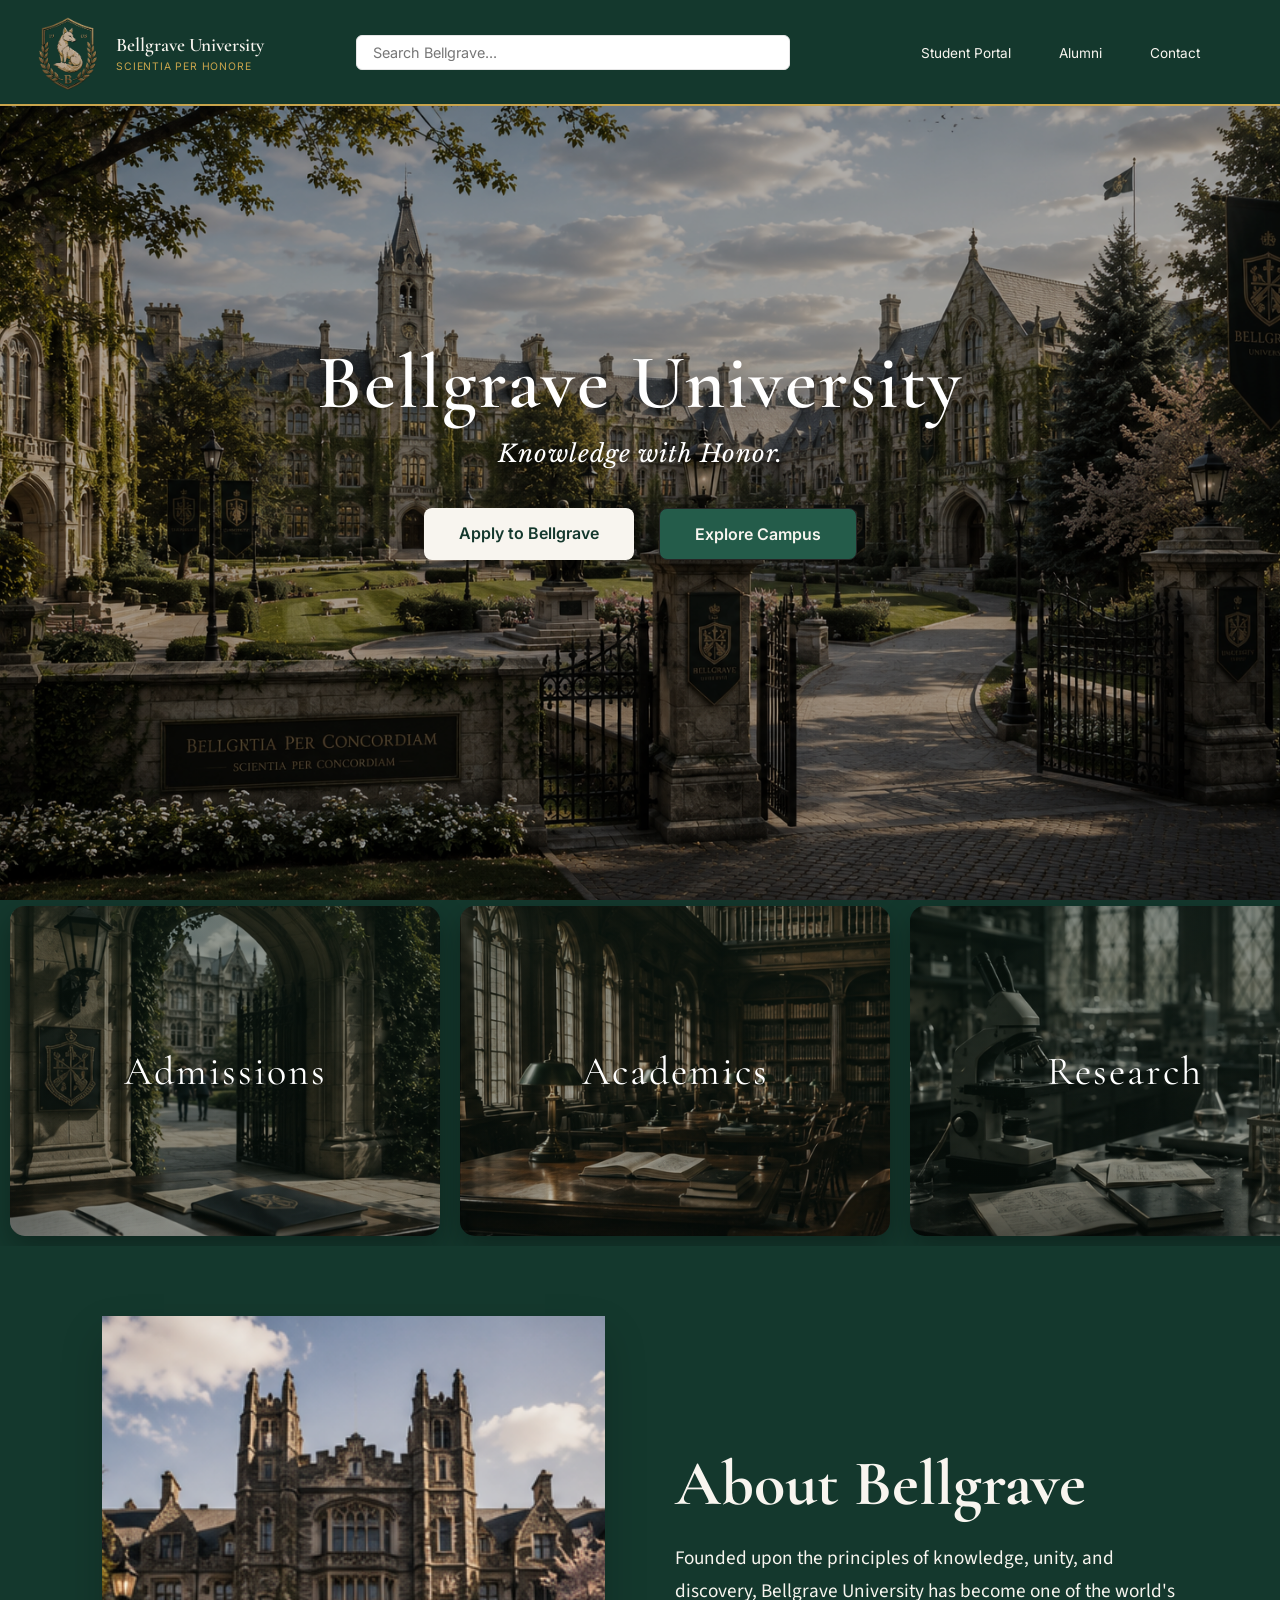
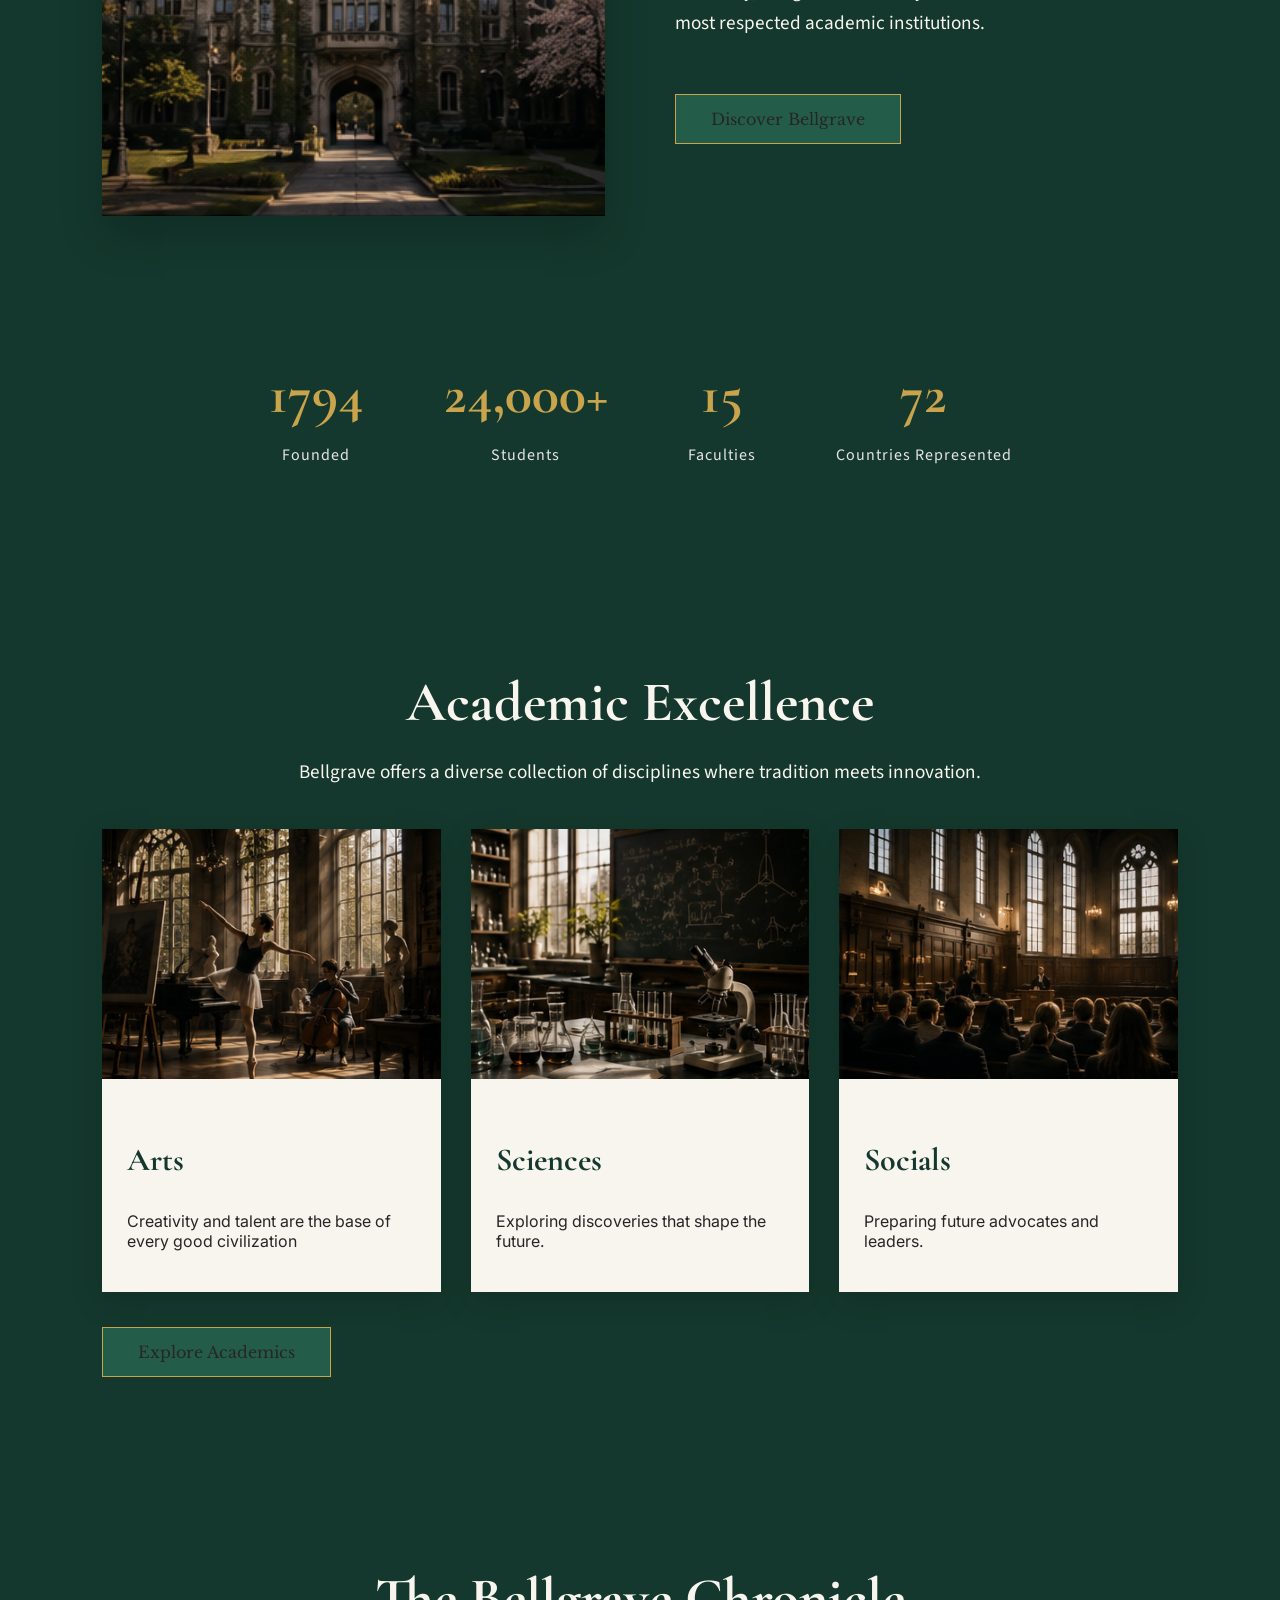
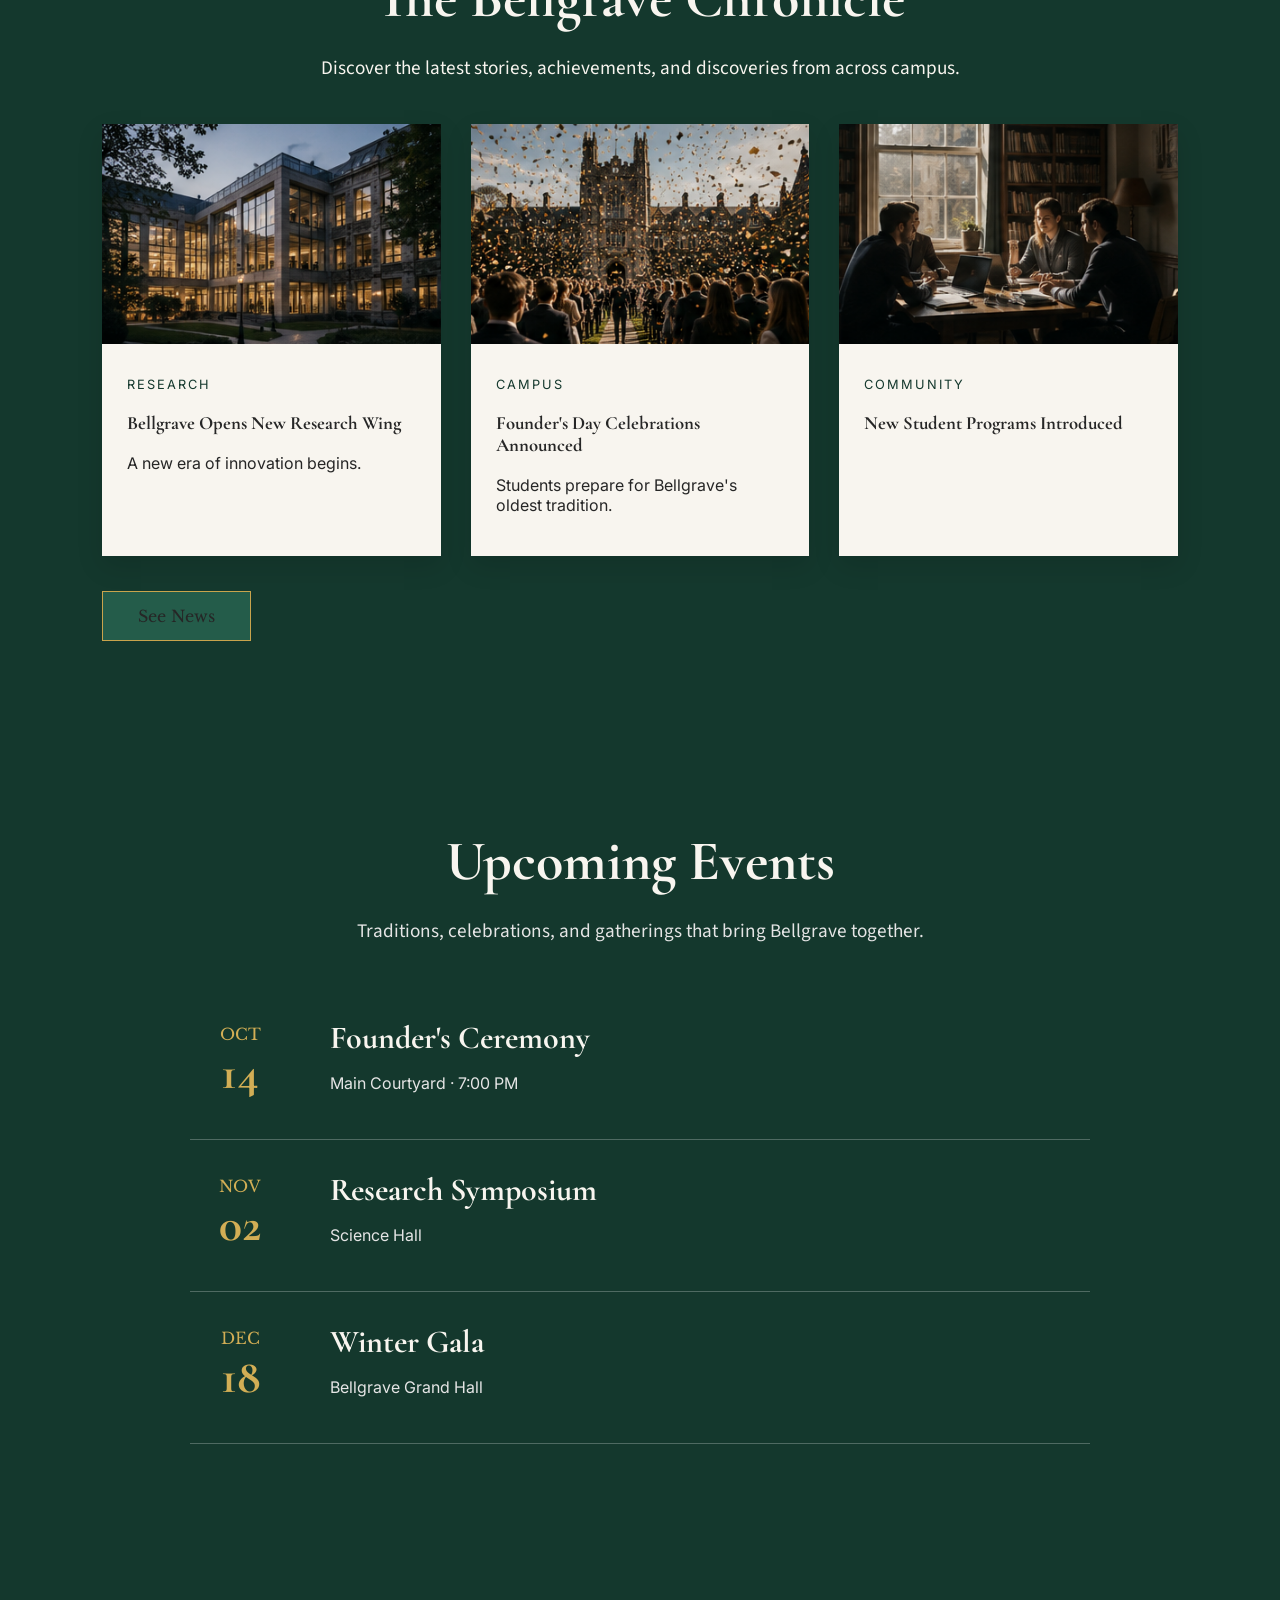
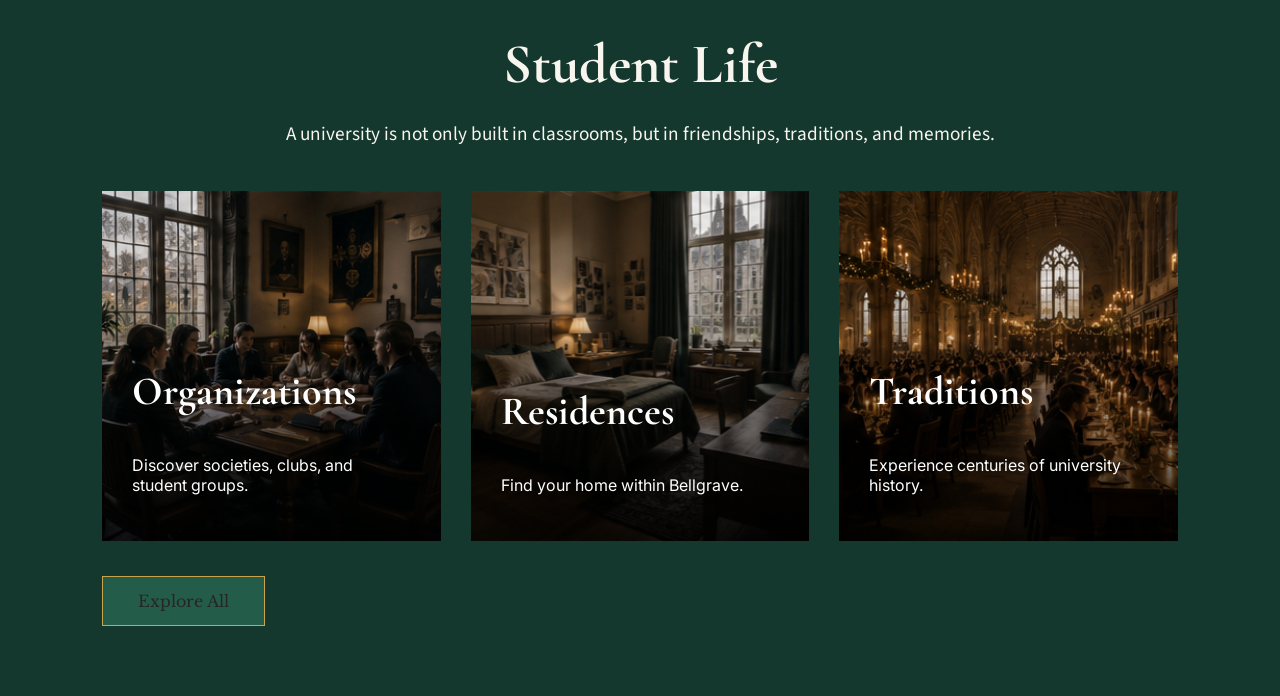
<file: index.html>
<!doctype html>
<html lang="en">
  <head>
    <meta charset="UTF-8" />
    <meta name="viewport" content="width=device-width, initial-scale=1.0" />
    <link rel="preconnect" href="https://fonts.googleapis.com">
<link rel="preconnect" href="https://fonts.gstatic.com" crossorigin>
<link href="https://fonts.googleapis.com/css2?family=Cormorant+Garamond:ital,wght@0,300..700;1,300..700&display=swap" rel="stylesheet">
<link rel="preconnect" href="https://fonts.googleapis.com">
<link rel="preconnect" href="https://fonts.gstatic.com" crossorigin>
<link href="https://fonts.googleapis.com/css2?family=Cormorant+Garamond:ital,wght@0,300..700;1,300..700&family=Libre+Baskerville:ital,wght@0,400..700;1,400..700&display=swap" rel="stylesheet">
<link rel="preconnect" href="https://fonts.googleapis.com">
<link rel="preconnect" href="https://fonts.gstatic.com" crossorigin>
<link href="https://fonts.googleapis.com/css2?family=Cormorant+Garamond:ital,wght@0,300..700;1,300..700&family=Inter:ital,opsz,wght@0,14..32,100..900;1,14..32,100..900&family=Libre+Baskerville:ital,wght@0,400..700;1,400..700&display=swap" rel="stylesheet">
<link rel="preconnect" href="https://fonts.googleapis.com">
<link rel="preconnect" href="https://fonts.gstatic.com" crossorigin>
<link href="https://fonts.googleapis.com/css2?family=Cormorant+Garamond:ital,wght@0,300..700;1,300..700&family=Inter:ital,opsz,wght@0,14..32,100..900;1,14..32,100..900&family=Libre+Baskerville:ital,wght@0,400..700;1,400..700&family=Source+Sans+3:ital,wght@0,200..900;1,200..900&display=swap" rel="stylesheet">
<link rel="stylesheet" href="style.css">
    <title>Bellgrave University</title>
  </head>
  <body>
        <!-- ================= HEADER ================= -->
    <header>
          <!-- Utility Bar -->
    <section class="utility-bar">
    <!-- University Crest -->
    <div class="utility-logo">
        <a href="index.html">
            <img src="images/seal.png" alt="Bellgrave University Seal">
                    <div class="logo-text">
            <span class="logo-name">
                Bellgrave University
            </span>
            <span class="logo-motto">
                Scientia Per Honore
            </span>
        </div>
        </a>
    </div>
    <div class="utility-search">
      <input type="text" placeholder="Search Bellgrave..." />
      </div>
      <ul>
        <li><a href="#">Student Portal</a></li>
        <li><a href="alumni.html">Alumni</a></li>
        <li><a href="#">Contact</a></li>
      </ul>
    </section>
      <!-- Hero -->
    <section class="hero">
      <div class="hero-overlay">
        <h1 class="hero-title">
          Bellgrave University
        </h1>
        <p class="hero-motto">
          Knowledge with Honor.
        </p>
        <div class="hero-buttons">
          <a href="apply.html" class="button-primary">
            Apply to Bellgrave
          </a>
          <a href="campus.html" class="button-secondary">
            Explore Campus
          </a>
        </div>
      </div>
      </section>
<!-- Navigation -->
<nav class="main-nav">
  <div class="nav-scroll">
    <ul>
      <li>
        <a href="admissions.html" class="nav-card admissions">
          <span>Admissions</span>
        </a>
      </li>
      <li>
        <a href="academics.html" class="nav-card academics">
          <span>Academics</span>
        </a>
      </li>
      <li>
        <a href="research.html" class="nav-card research">
          <span>Research</span>
        </a>
      </li>
      <li>
        <a href="student-life.html" class="nav-card student-life">
          <span>Student Life</span>
        </a>
      </li>
      <li>
        <a href="athletics.html" class="nav-card athletics">
          <span>Athletics</span>
        </a>
      </li>
      <li>
        <a href="news.html" class="nav-card news">
          <span>News</span>
        </a>
      </li>
    </ul>
  </div>
</nav>
    </header>
        <!-- ================= MAIN ================= -->
<main>
<section class="homepage-section about">
  <div class="about-image">
    <img src="images/bellgrave-hall.png" alt="Bellgrave University">
  </div>
  <div class="about-content">
    <h2>About Bellgrave</h2>
    <p>
      Founded upon the principles of knowledge,
      unity, and discovery, Bellgrave University
      has become one of the world's most respected
      academic institutions.
    </p>
    <a href="about.html" class="section-button">
      Discover Bellgrave
    </a>
  </div>
</section>
<section class="homepage-section statistics">
  <div class="stat">
    <h3>1794</h3>
    <p>Founded</p>
  </div>
  <div class="stat">
    <h3>24,000+</h3>
    <p>Students</p>
  </div>
  <div class="stat">
    <h3>15</h3>
    <p>Faculties</p>
  </div>
  <div class="stat">
    <h3>72</h3>
    <p>Countries Represented</p>
  </div>
</section>
<section class="homepage-section academics-preview">
    <div class="section-header">
        <h2>Academic Excellence</h2>
        <p>
            Bellgrave offers a diverse collection of disciplines
            where tradition meets innovation.
        </p>
    </div>
    <div class="academic-grid">
        <article class="academic-card">
            <img src="images/arts.png">
            <div>
                <h3>Arts</h3>
                <p>
                    Creativity and talent are the base of every good civilization
                </p>
            </div>
        </article>
        <article class="academic-card">
            <img src="images/sciences.png">
            <div>
                <h3>Sciences</h3>
                <p>
                    Exploring discoveries that shape the future.
                </p>
            </div>
        </article>
        <article class="academic-card">
            <img src="images/socials.png">
            <div>
                <h3>Socials</h3>
                <p>
                    Preparing future advocates and leaders.
                </p>
            </div>
        </article>
    </div>
    <a href="academics.html" class="section-button">
        Explore Academics
    </a>
</section>
<section class="homepage-section news-section">
    <div class="section-header">
        <h2>
            The Bellgrave Chronicle
        </h2>
        <p>
            Discover the latest stories, achievements,
            and discoveries from across campus.
        </p>
    </div>
    <div class="news-grid">
        <article class="news-card">
            <img src="images/news1.png">
            <div class="news-content">
                <span>Research</span>
                <h3>
                    Bellgrave Opens New Research Wing
                </h3>
                <p>
                    A new era of innovation begins.
                </p>
            </div>
        </article>
        <article class="news-card">
            <img src="images/news2.png">
            <div class="news-content">
                <span>Campus</span>
                <h3>
                    Founder's Day Celebrations Announced
                </h3>
                <p>
                    Students prepare for Bellgrave's oldest tradition.
                </p>
            </div>
        </article>
        <article class="news-card">
            <img src="images/news3.png">
            <div class="news-content">
                <span>Community</span>
                <h3>
                    New Student Programs Introduced
                </h3>
            </div>
        </article>
    </div>
    <a href="news.html" class="section-button">
      See News
    </a>
</section>
<section class="homepage-section events">
    <div class="section-header">
        <h2>
            Upcoming Events
        </h2>
        <p>
            Traditions, celebrations, and gatherings
            that bring Bellgrave together.
        </p>
    </div>
    <div class="event-list">
        <article class="event">
            <time>
                OCT<br>
                <strong>14</strong>
            </time>
            <div>
                <h3>
                    Founder's Ceremony
                </h3>
                <p>
                    Main Courtyard · 7:00 PM
                </p>
            </div>
        </article>
        <article class="event">
            <time>
                NOV<br>
                <strong>02</strong>
            </time>
            <div>
                <h3>
                    Research Symposium
                </h3>
                <p>
                    Science Hall
                </p>
            </div>
        </article>
        <article class="event">
            <time>
                DEC<br>
                <strong>18</strong>
            </time>
            <div>
                <h3>
                    Winter Gala
                </h3>
                <p>
                    Bellgrave Grand Hall
                </p>
            </div>
        </article>
    </div>
</section>
<section class="homepage-section student-life-section">
<div class="section-header">
    <h2>
        Student Life
    </h2>
    <p>
        A university is not only built in classrooms,
        but in friendships, traditions, and memories.
    </p>
</div>
<div class="life-grid">
<div class="life-card">
    <img src="images/clubs.png">
    <div>
        <h3>
            Organizations
        </h3>
        <p>
            Discover societies, clubs, and student groups.
        </p>
    </div>
</div>
<div class="life-card">
    <img src="images/residence.png">
    <div>
        <h3>
            Residences
        </h3>
        <p>
            Find your home within Bellgrave.
        </p>
    </div>
</div>
<div class="life-card">
    <img src="images/traditions.png">
    <div>
        <h3>
            Traditions
        </h3>
        <p>
            Experience centuries of university history.
        </p>
    </div>
</div>
</div>
    <a href="student-life.html" class="section-button">
      Explore All
    </a>
</section>    
</main>
        <!-- ================= FOOTER ================= -->

    <footer></footer>
  </body>
</html>
</file>
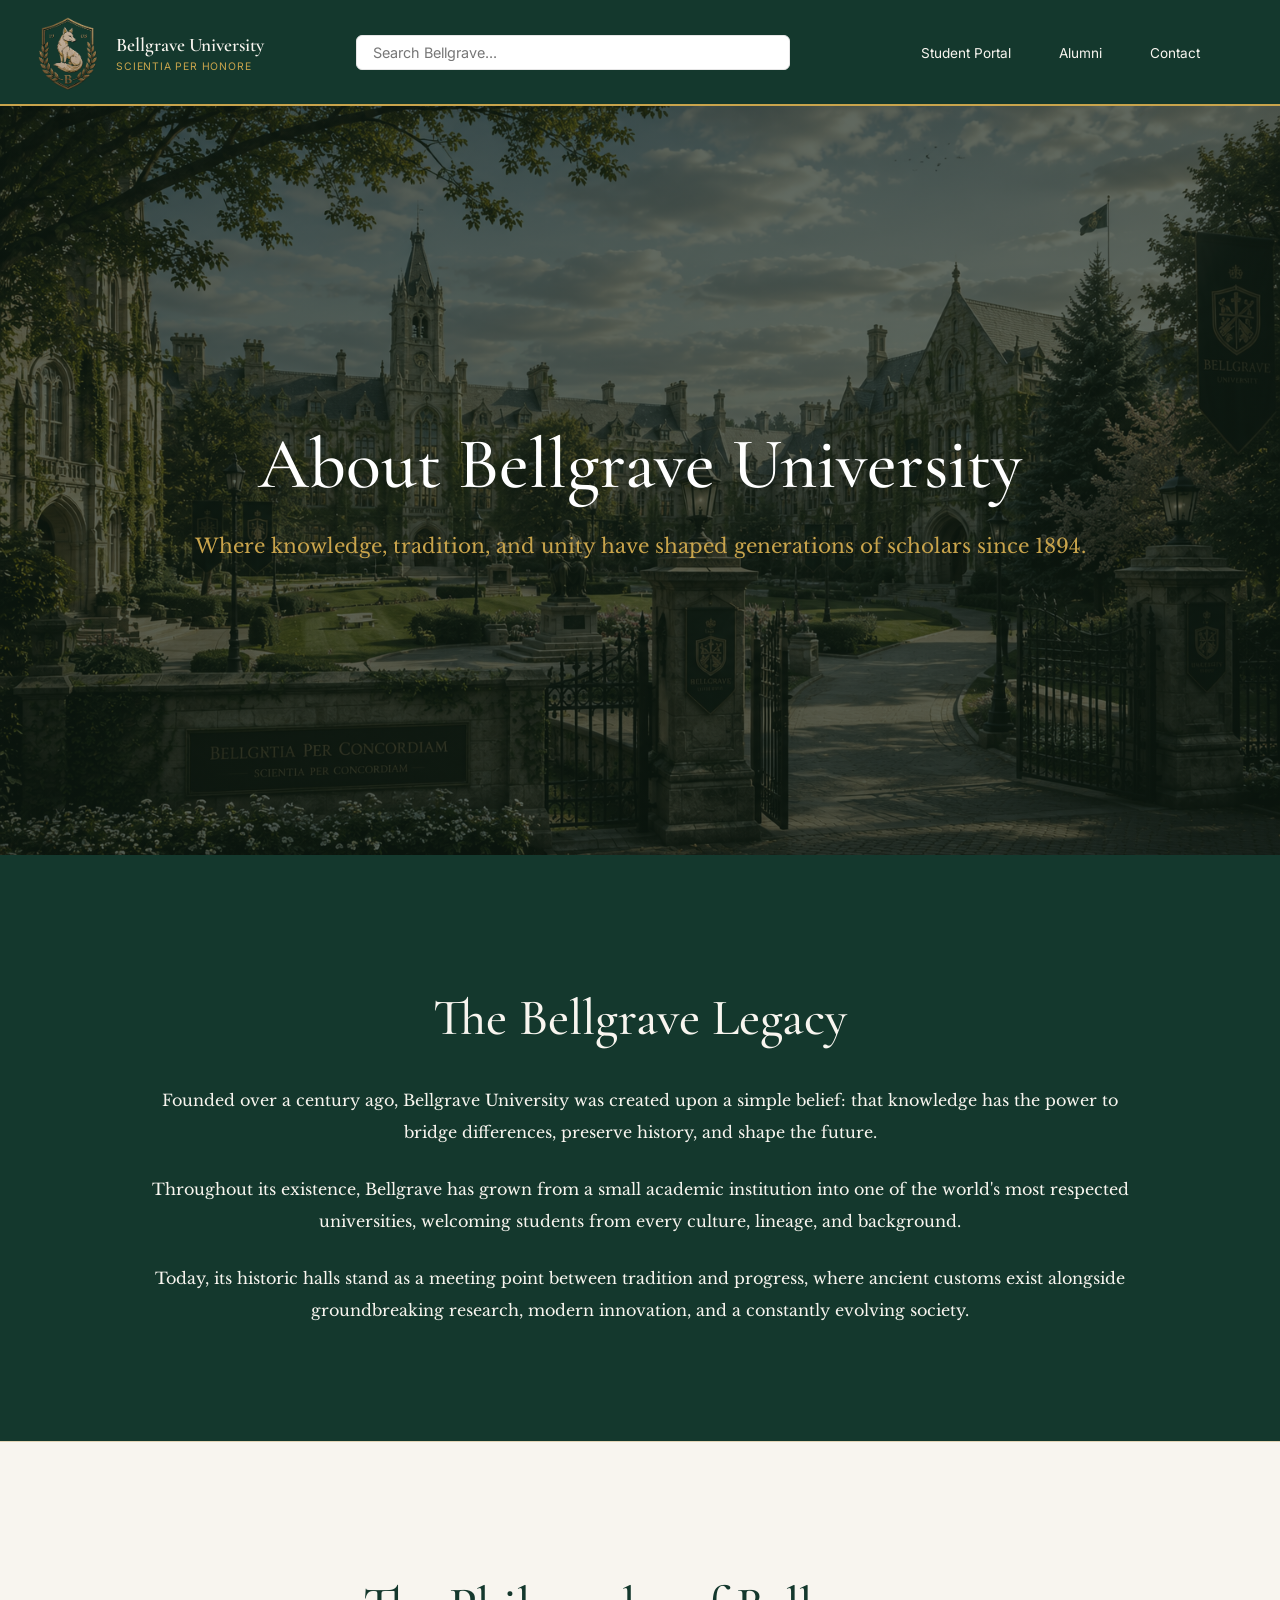
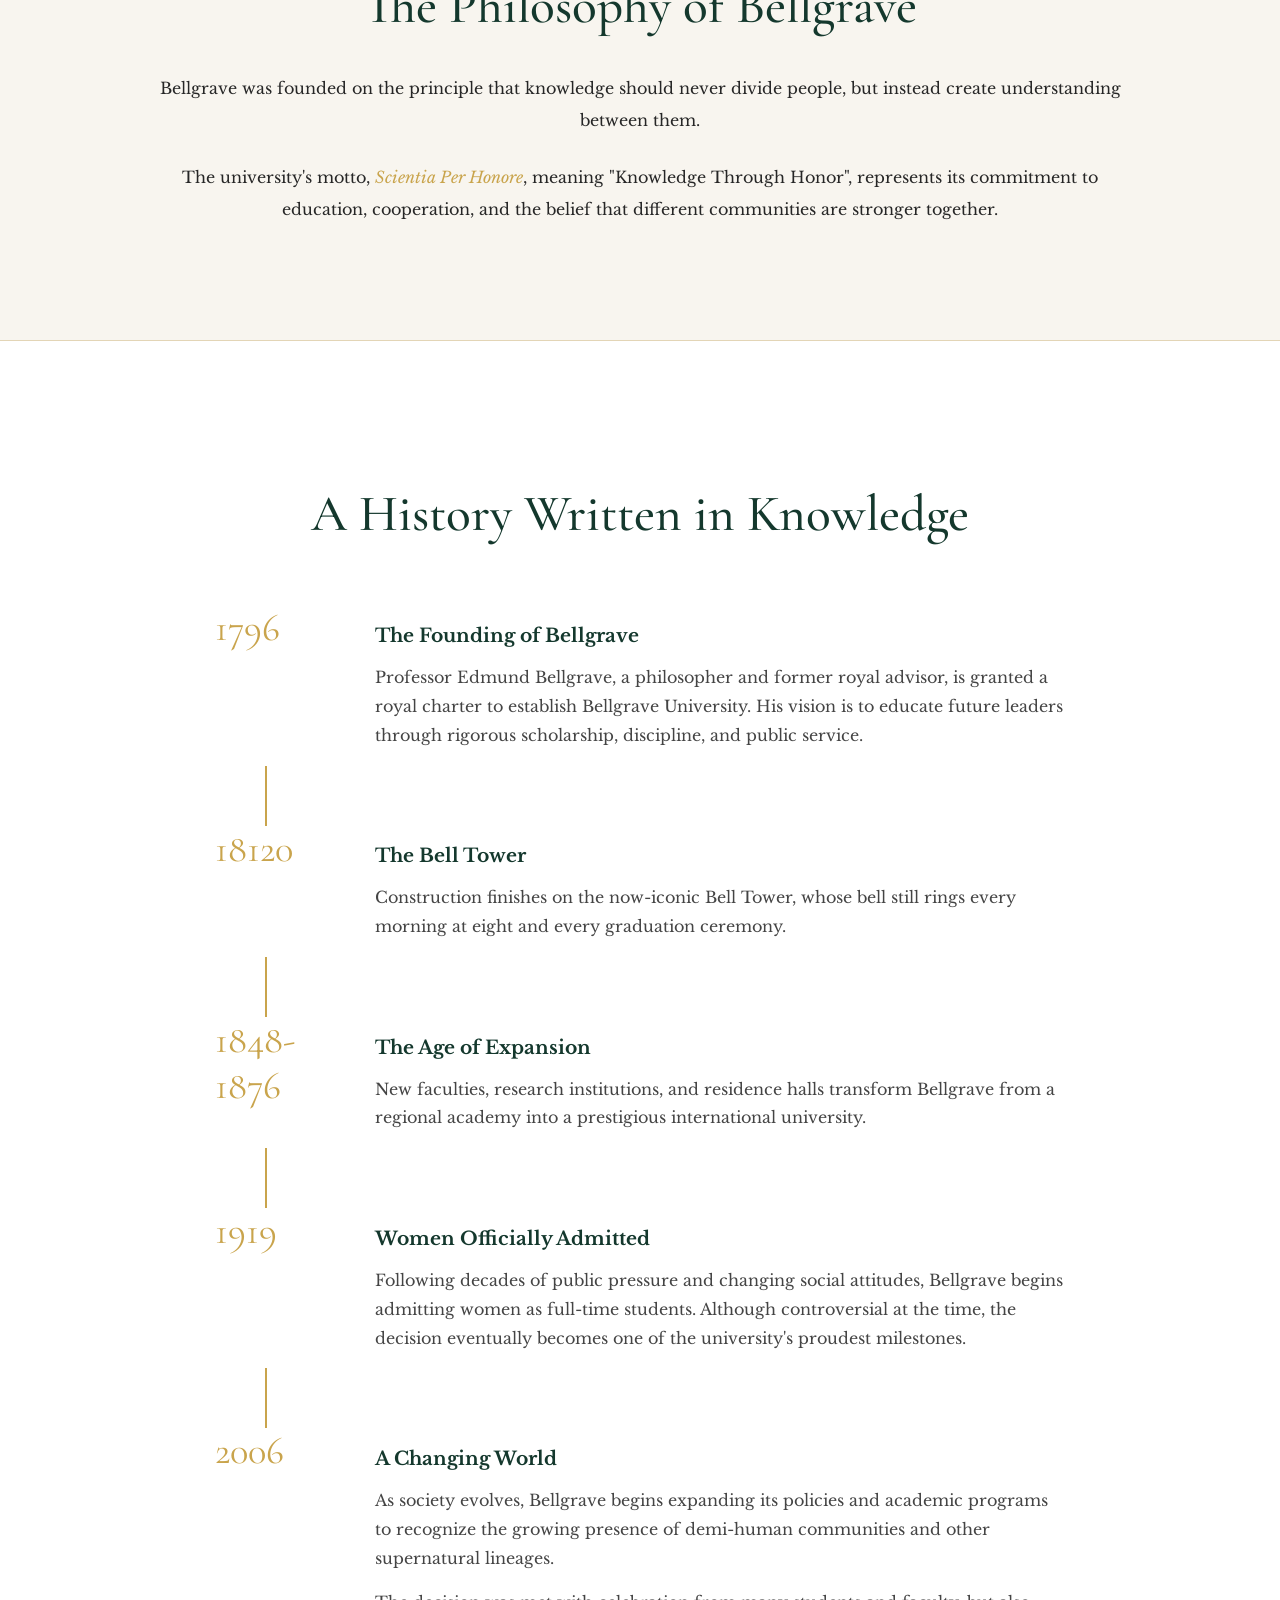
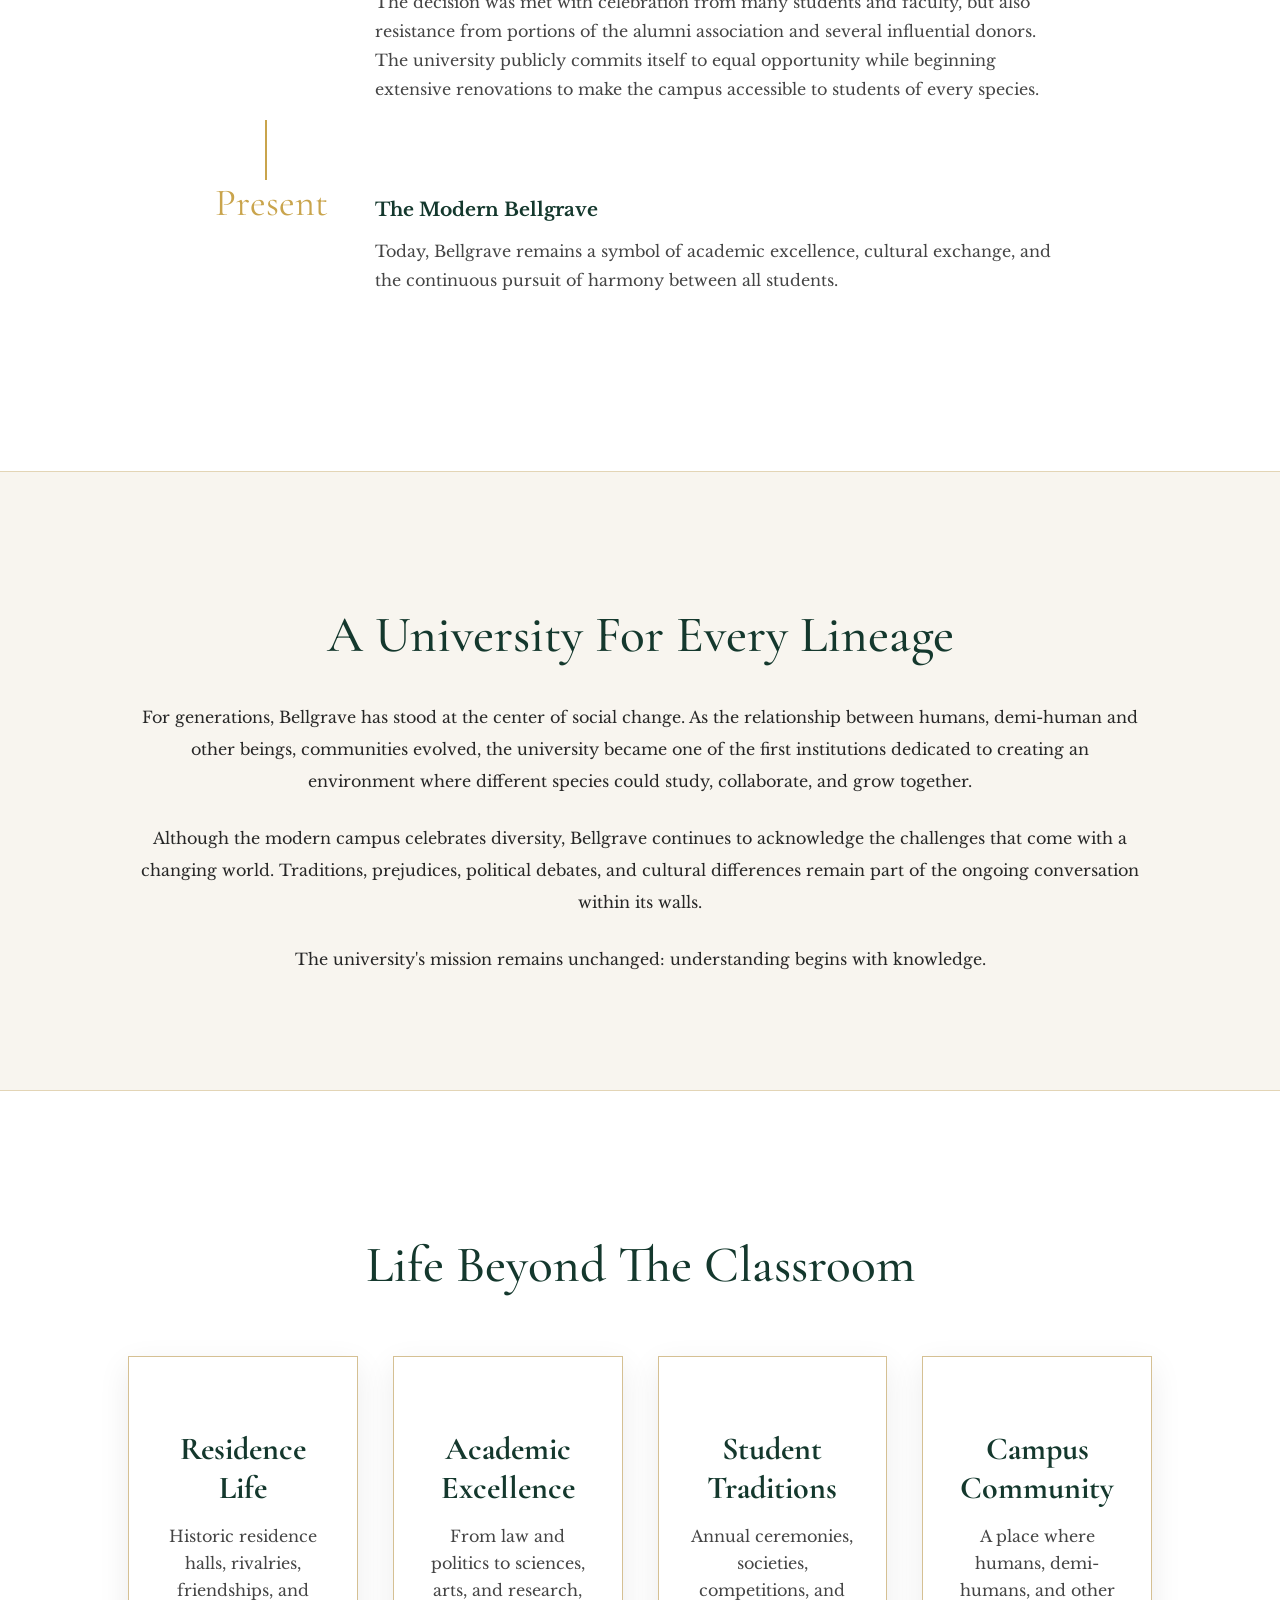
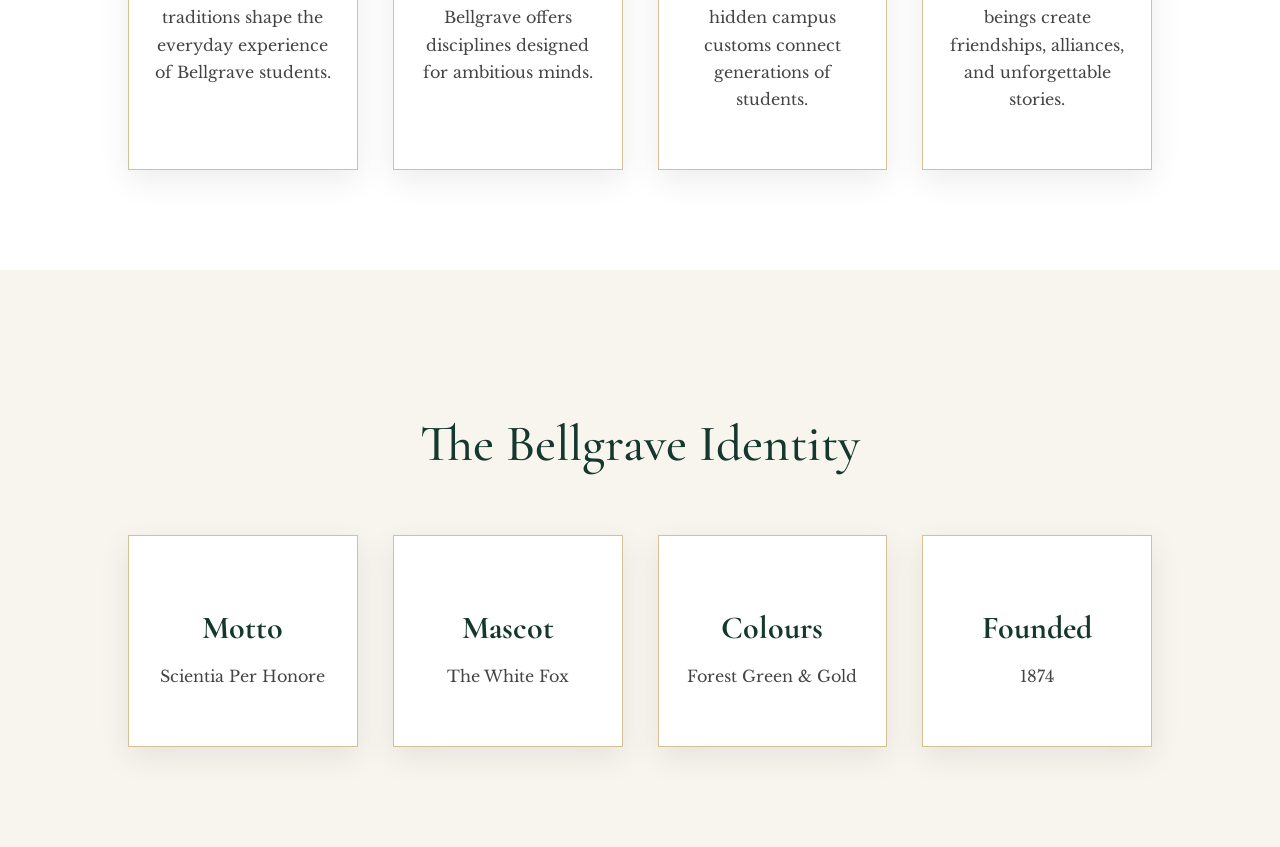
<file: about.html>
<!doctype html>
<html lang="en">
  <head>
    <meta charset="UTF-8" />
    <meta name="viewport" content="width=device-width, initial-scale=1.0" />
    <link rel="preconnect" href="https://fonts.googleapis.com">
<link rel="preconnect" href="https://fonts.gstatic.com" crossorigin>
<link href="https://fonts.googleapis.com/css2?family=Cormorant+Garamond:ital,wght@0,300..700;1,300..700&display=swap" rel="stylesheet">
<link rel="preconnect" href="https://fonts.googleapis.com">
<link rel="preconnect" href="https://fonts.gstatic.com" crossorigin>
<link href="https://fonts.googleapis.com/css2?family=Cormorant+Garamond:ital,wght@0,300..700;1,300..700&family=Libre+Baskerville:ital,wght@0,400..700;1,400..700&display=swap" rel="stylesheet">
<link rel="preconnect" href="https://fonts.googleapis.com">
<link rel="preconnect" href="https://fonts.gstatic.com" crossorigin>
<link href="https://fonts.googleapis.com/css2?family=Cormorant+Garamond:ital,wght@0,300..700;1,300..700&family=Inter:ital,opsz,wght@0,14..32,100..900;1,14..32,100..900&family=Libre+Baskerville:ital,wght@0,400..700;1,400..700&display=swap" rel="stylesheet">
<link rel="preconnect" href="https://fonts.googleapis.com">
<link rel="preconnect" href="https://fonts.gstatic.com" crossorigin>
<link href="https://fonts.googleapis.com/css2?family=Cormorant+Garamond:ital,wght@0,300..700;1,300..700&family=Inter:ital,opsz,wght@0,14..32,100..900;1,14..32,100..900&family=Libre+Baskerville:ital,wght@0,400..700;1,400..700&family=Source+Sans+3:ital,wght@0,200..900;1,200..900&display=swap" rel="stylesheet">
<link rel="stylesheet" href="style.css">
    <title>Bellgrave University</title>
  </head>
  <body>
        <!-- ================= HEADER ================= -->
    <header>
          <!-- Utility Bar -->
    <section class="utility-bar">
    <!-- University Crest -->
    <div class="utility-logo">
        <a href="index.html">
            <img src="images/seal.png" alt="Bellgrave University Seal">
                    <div class="logo-text">
            <span class="logo-name">
                Bellgrave University
            </span>
            <span class="logo-motto">
                Scientia Per Honore
            </span>
        </div>
        </a>
    </div>
    <div class="utility-search">
      <input type="text" placeholder="Search Bellgrave..." />
      </div>
      <ul>
        <li><a href="#">Student Portal</a></li>
        <li><a href="alumni.html">Alumni</a></li>
        <li><a href="#">Contact</a></li>
      </ul>
    </section>
    </header>
<section class="about-hero">
    <div class="about-overlay">
        <h1>About Bellgrave University</h1>
        <p>
            Where knowledge, tradition, and unity have shaped generations
            of scholars since 1894.
        </p>
    </div>
</section>
<section class="about-introduction">
<div class="about-container">
<h2>The Bellgrave Legacy</h2>
<p>
Founded over a century ago, Bellgrave University was created upon a simple
belief: that knowledge has the power to bridge differences, preserve history,
and shape the future.
</p>
<p>
Throughout its existence, Bellgrave has grown from a small academic
institution into one of the world's most respected universities, welcoming
students from every culture, lineage, and background.
</p>
<p>
Today, its historic halls stand as a meeting point between tradition and
progress, where ancient customs exist alongside groundbreaking research,
modern innovation, and a constantly evolving society.
</p>
</div>
</section>
<section class="philosophy-section">
<div class="about-container">
<h2>The Philosophy of Bellgrave</h2>
<p>
Bellgrave was founded on the principle that knowledge should never divide
people, but instead create understanding between them.
</p>
<p>
The university's motto, <em>Scientia Per Honore</em>, meaning
"Knowledge Through Honor", represents its commitment to education,
cooperation, and the belief that different communities are stronger together.
</p>
</div>
</section>
<section class="history-section">
<h2>A History Written in Knowledge</h2>
<div class="timeline">
<div class="timeline-item">
<span>1796</span>
<div>
<h3>The Founding of Bellgrave</h3>
<p>
Professor Edmund Bellgrave, a philosopher and former royal advisor, is granted a royal charter to establish Bellgrave University. His vision is to educate future leaders through rigorous scholarship, discipline, and public service.
</p>
</div>
</div>
<div class="timeline-item">
<span>18120</span>
<div>
<h3>The Bell Tower</h3>
<p>
Construction finishes on the now-iconic Bell Tower, whose bell still rings every morning at eight and every graduation ceremony.
</p>
</div>
</div>
<div class="timeline-item">
<span>1848-1876</span>
<div>
<h3>The Age of Expansion</h3>
<p>
New faculties, research institutions, and residence halls transform Bellgrave
from a regional academy into a prestigious international university.
</p>
</div>
</div>
<div class="timeline-item">
<span>1919</span>
<div>
<h3>Women Officially Admitted</h3>
<p>
Following decades of public pressure and changing social attitudes, Bellgrave begins admitting women as full-time students. Although controversial at the time, the decision eventually becomes one of the university's proudest milestones.
</p>
</div>
</div>
<div class="timeline-item">
<span>2006</span>
<div>
<h3>A Changing World</h3>
<p>
As society evolves, Bellgrave begins expanding its policies and academic
programs to recognize the growing presence of demi-human communities and
other supernatural lineages.
</p>
<p>
The decision was met with celebration from many students and faculty, but also resistance from portions of the alumni association and several influential donors. The university publicly commits itself to equal opportunity while beginning extensive renovations to make the campus accessible to students of every species.
</p>
</div>
</div>
<div class="timeline-item">
<span>Present</span>
<div>
<h3>The Modern Bellgrave</h3>
<p>
Today, Bellgrave remains a symbol of academic excellence, cultural exchange,
and the continuous pursuit of harmony between all students.
</p>
</div>
</div>
</div>
</section>
<section class="integration-section">
<div class="about-container">
<h2>A University For Every Lineage</h2>
<p>
For generations, Bellgrave has stood at the center of social change. 
As the relationship between humans, demi-human and other beings, communities evolved,
the university became one of the first institutions dedicated to creating
an environment where different species could study, collaborate, and grow
together.
</p>
<p>
Although the modern campus celebrates diversity, Bellgrave continues to
acknowledge the challenges that come with a changing world. Traditions,
prejudices, political debates, and cultural differences remain part of the
ongoing conversation within its walls.
</p>
<p>
The university's mission remains unchanged: understanding begins with
knowledge.
</p>
</div>
</section>
<section class="campus-life-section">
<h2>Life Beyond The Classroom</h2>
<div class="identity-grid">
<div class="identity-card">
<h3>Residence Life</h3>
<p>
Historic residence halls, rivalries, friendships, and traditions shape
the everyday experience of Bellgrave students.
</p>
</div>
<div class="identity-card">
<h3>Academic Excellence</h3>
<p>
From law and politics to sciences, arts, and research, Bellgrave offers
disciplines designed for ambitious minds.
</p>
</div>
<div class="identity-card">
<h3>Student Traditions</h3>
<p>
Annual ceremonies, societies, competitions, and hidden campus customs
connect generations of students.
</p>
</div>
<div class="identity-card">
<h3>Campus Community</h3>
<p>
A place where humans, demi-humans, and other beings create friendships,
alliances, and unforgettable stories.
</p>
</div>
</div>
</section>
<section class="identity-section">
<h2>The Bellgrave Identity</h2>
<div class="identity-grid">
<div class="identity-card">
<h3>Motto</h3>
<p>Scientia Per Honore</p>
</div>
<div class="identity-card">
<h3>Mascot</h3>
<p>The White Fox</p>
</div>
<div class="identity-card">
<h3>Colours</h3>
<p>Forest Green & Gold</p>
</div>
<div class="identity-card">
<h3>Founded</h3>
<p>1874</p>
</div>
</div>
</section>
  </body>
</html>
</file>
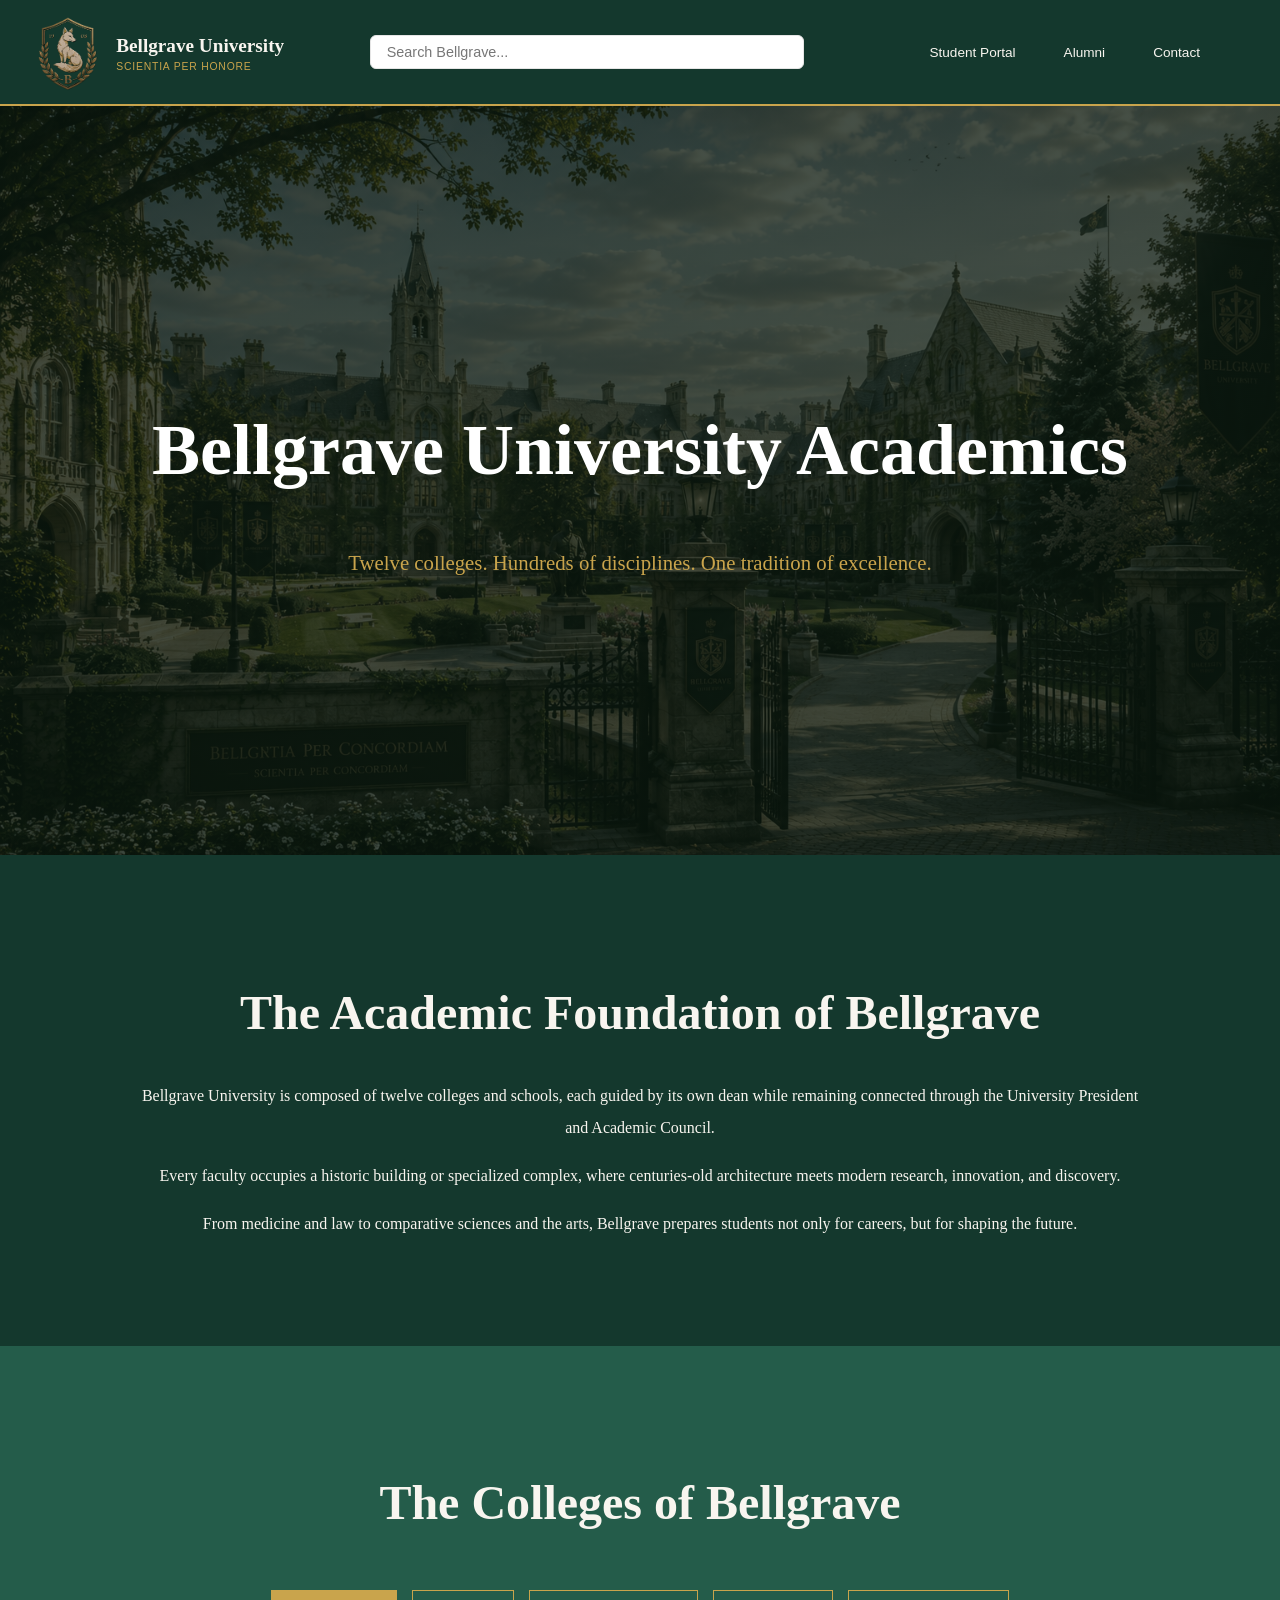
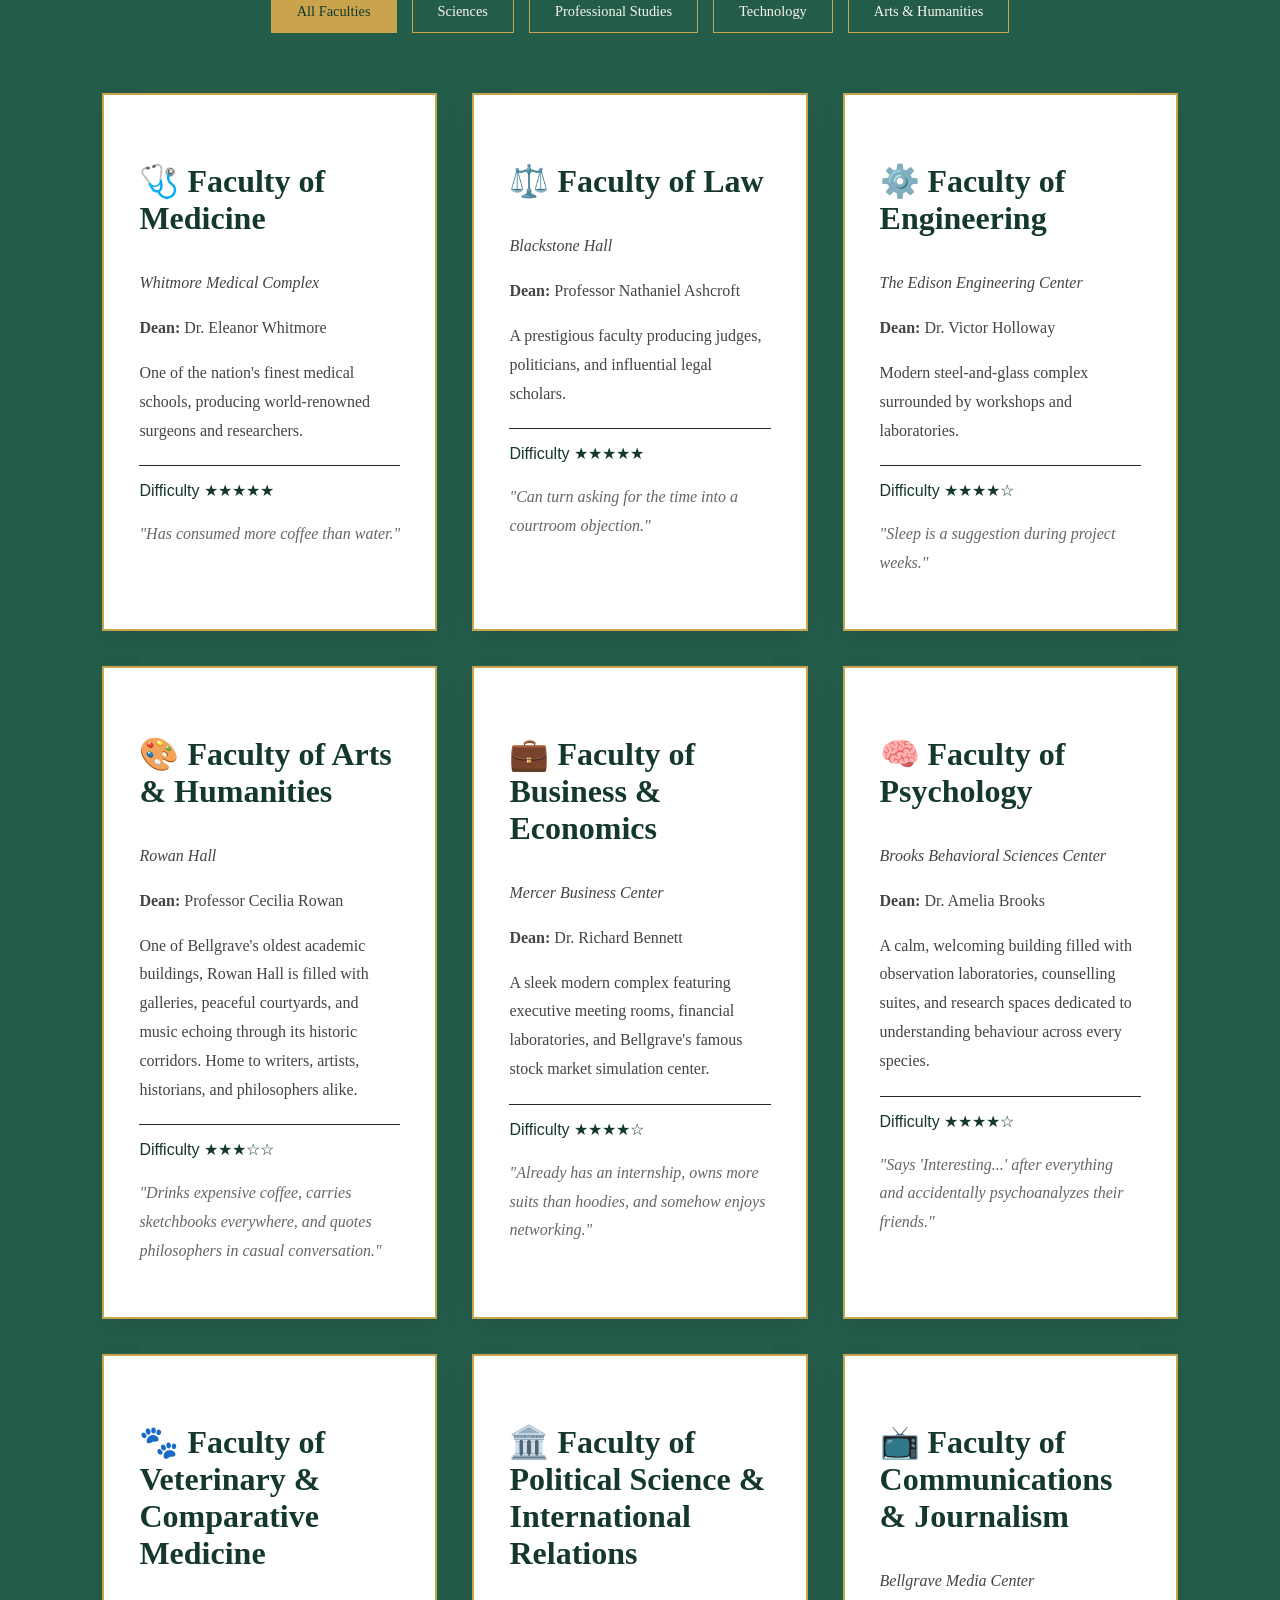
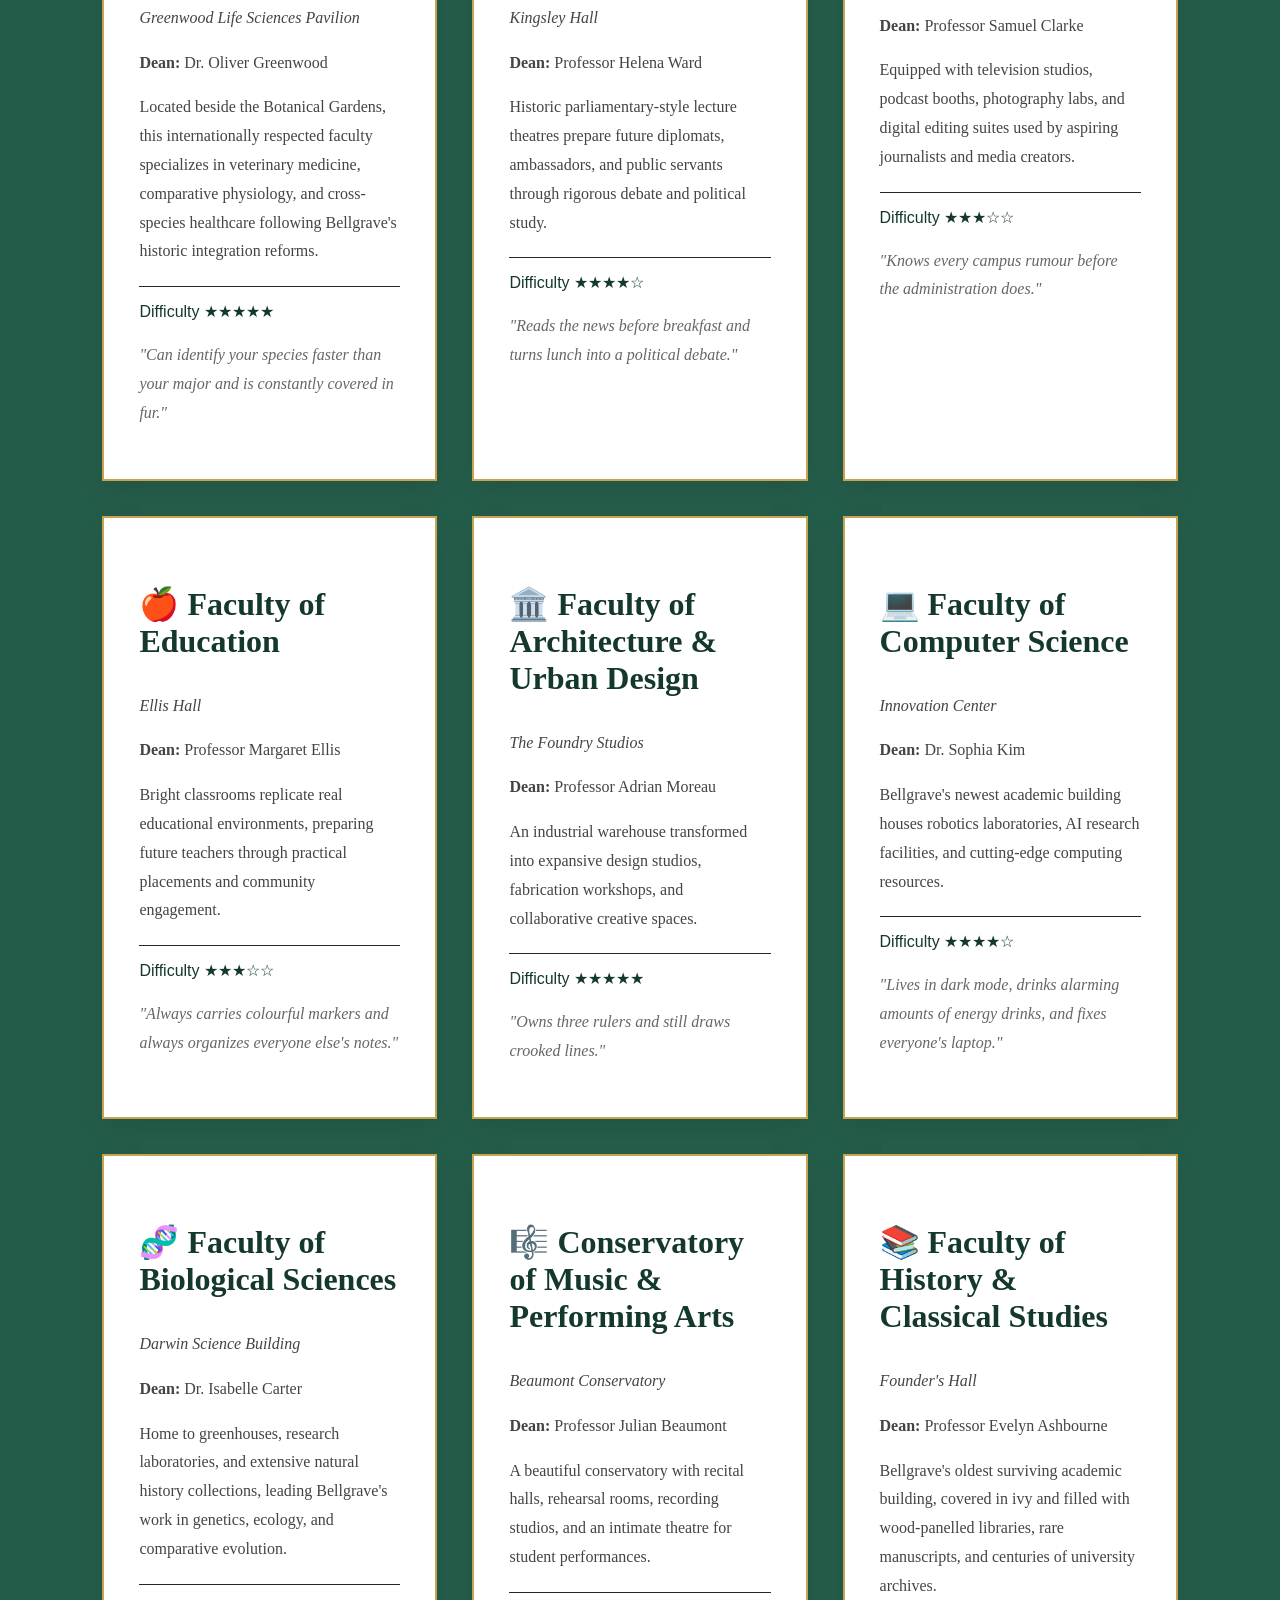
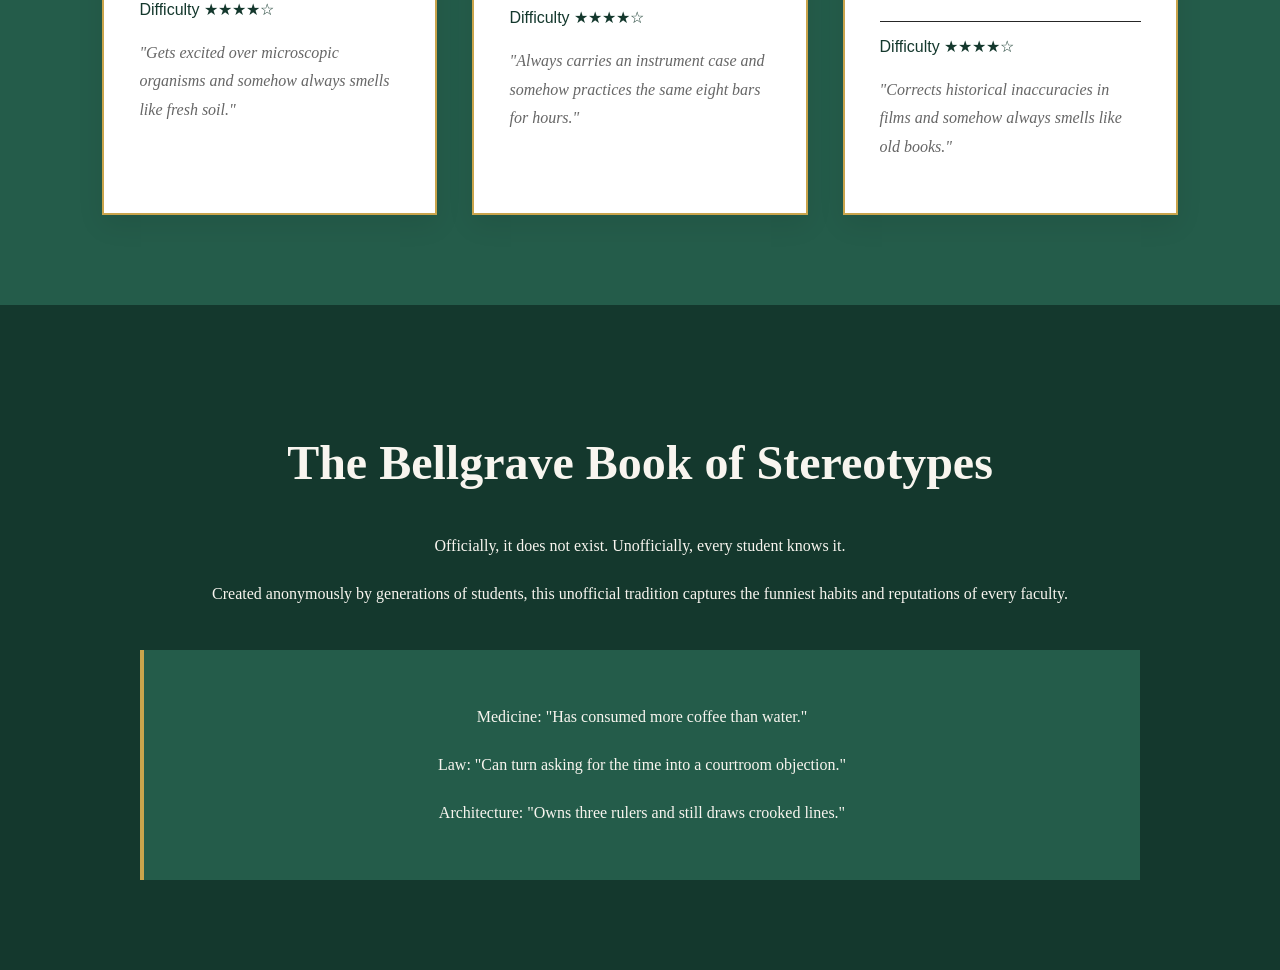
<file: academics.html>
<!doctype html>
<html lang="en">
<head>
<meta charset="UTF-8" />
<meta name="viewport" content="width=device-width, initial-scale=1.0" />
<link rel="stylesheet" href="style.css">
<title>Bellgrave University Academics</title>
</head>
<body>
<!-- ================= HEADER ================= -->
<header>
<section class="utility-bar">
<div class="utility-logo">
<a href="index.html">
<img src="images/seal.png" alt="Bellgrave University Seal">
<div class="logo-text">
<span class="logo-name">
Bellgrave University
</span>
<span class="logo-motto">
Scientia Per Honore
</span>
</div>
</a>
</div>
<div class="utility-search">
<input type="text" placeholder="Search Bellgrave...">
</div>
<ul>
<li><a href="#">Student Portal</a></li>
<li><a href="alumni.html">Alumni</a></li>
<li><a href="#">Contact</a></li>
</ul>
</section>
</header>
<!-- ================= HERO ================= -->
<section class="academics-hero">
<div class="academics-overlay">
<h1>
Bellgrave University Academics
</h1>
<p>
Twelve colleges. Hundreds of disciplines.
One tradition of excellence.
</p>
</div>
</section>
<!-- ================= INTRO ================= -->
<section class="academic-intro">
<div class="academic-container">
<h2>
The Academic Foundation of Bellgrave
</h2>
<p>
Bellgrave University is composed of twelve colleges and schools,
each guided by its own dean while remaining connected through the
University President and Academic Council.
</p>
<p>
Every faculty occupies a historic building or specialized complex,
where centuries-old architecture meets modern research, innovation,
and discovery.
</p>
<p>
From medicine and law to comparative sciences and the arts,
Bellgrave prepares students not only for careers, but for shaping
the future.
</p>
</div>
</section>
<!-- ================= FACULTIES ================= -->
<section class="faculty-section">
<h2>
The Colleges of Bellgrave
</h2>
<!-- FILTER BUTTONS -->
<div class="faculty-filters">
<button class="filter-button active" data-filter="all">
All Faculties
</button>
<button class="filter-button" data-filter="science">
Sciences
</button>
<button class="filter-button" data-filter="professional">
Professional Studies
</button>
<button class="filter-button" data-filter="technology">
Technology
</button>
<button class="filter-button" data-filter="arts">
Arts & Humanities
</button>
</div>
<!-- FACULTY CARDS -->
<div class="faculty-grid">
<!-- MEDICINE -->
<div class="faculty-card" data-category="science">
<h3>
🩺 Faculty of Medicine
</h3>
<p class="faculty-building">
Whitmore Medical Complex
</p>
<p>
<strong>Dean:</strong>
Dr. Eleanor Whitmore
</p>
<p>
One of the nation's finest medical schools,
producing world-renowned surgeons and researchers.
</p>
<div class="faculty-info">
<span>
Difficulty ★★★★★
</span>
</div>
<p class="stereotype">
"Has consumed more coffee than water."
</p>
</div>
<!-- LAW -->
<div class="faculty-card" data-category="professional">
<h3>
⚖️ Faculty of Law
</h3>
<p class="faculty-building">
Blackstone Hall
</p>
<p>
<strong>Dean:</strong>
Professor Nathaniel Ashcroft
</p>
<p>
A prestigious faculty producing judges,
politicians, and influential legal scholars.
</p>
<div class="faculty-info">
<span>
Difficulty ★★★★★
</span>
</div>
<p class="stereotype">
"Can turn asking for the time into a courtroom objection."
</p>
</div>
<!-- ENGINEERING -->
<div class="faculty-card" data-category="technology">
<h3>
⚙️ Faculty of Engineering
</h3>
<p class="faculty-building">
The Edison Engineering Center
</p>
<p>
<strong>Dean:</strong>
Dr. Victor Holloway
</p>
<p>
Modern steel-and-glass complex surrounded by workshops
and laboratories.
</p>
<div class="faculty-info">
<span>
Difficulty ★★★★☆
</span>
</div>
<p class="stereotype">
"Sleep is a suggestion during project weeks."
</p>
</div>
<!-- ================= ARTS & HUMANITIES ================= -->
<div class="faculty-card" data-category="arts">
    <h3>🎨 Faculty of Arts & Humanities</h3>
    <p class="faculty-building">
        Rowan Hall
    </p>
    <p>
        <strong>Dean:</strong> Professor Cecilia Rowan
    </p>
    <p>
        One of Bellgrave's oldest academic buildings, Rowan Hall is filled with galleries,
        peaceful courtyards, and music echoing through its historic corridors. Home to
        writers, artists, historians, and philosophers alike.
    </p>
    <div class="faculty-info">
        <span>Difficulty ★★★☆☆</span>
    </div>
    <p class="stereotype">
        "Drinks expensive coffee, carries sketchbooks everywhere, and quotes philosophers in casual conversation."
    </p>
</div>
<!-- ================= BUSINESS ================= -->
<div class="faculty-card" data-category="professional">
    <h3>💼 Faculty of Business & Economics</h3>
    <p class="faculty-building">
        Mercer Business Center
    </p>
    <p>
        <strong>Dean:</strong> Dr. Richard Bennett
    </p>
    <p>
        A sleek modern complex featuring executive meeting rooms, financial laboratories,
        and Bellgrave's famous stock market simulation center.
    </p>
    <div class="faculty-info">
        <span>Difficulty ★★★★☆</span>
    </div>
    <p class="stereotype">
        "Already has an internship, owns more suits than hoodies, and somehow enjoys networking."
    </p>
</div>
<!-- ================= PSYCHOLOGY ================= -->
<div class="faculty-card" data-category="science">
    <h3>🧠 Faculty of Psychology</h3>
    <p class="faculty-building">
        Brooks Behavioral Sciences Center
    </p>
    <p>
        <strong>Dean:</strong> Dr. Amelia Brooks
    </p>
    <p>
        A calm, welcoming building filled with observation laboratories,
        counselling suites, and research spaces dedicated to understanding
        behaviour across every species.
    </p>
    <div class="faculty-info">
        <span>Difficulty ★★★★☆</span>
    </div>
    <p class="stereotype">
        "Says 'Interesting...' after everything and accidentally psychoanalyzes their friends."
    </p>
</div>
<!-- ================= VETERINARY ================= -->
<div class="faculty-card" data-category="science">
    <h3>🐾 Faculty of Veterinary & Comparative Medicine</h3>
    <p class="faculty-building">
        Greenwood Life Sciences Pavilion
    </p>
    <p>
        <strong>Dean:</strong> Dr. Oliver Greenwood
    </p>
    <p>
        Located beside the Botanical Gardens, this internationally respected faculty
        specializes in veterinary medicine, comparative physiology, and cross-species
        healthcare following Bellgrave's historic integration reforms.
    </p>
    <div class="faculty-info">
        <span>Difficulty ★★★★★</span>
    </div>
    <p class="stereotype">
        "Can identify your species faster than your major and is constantly covered in fur."
    </p>
</div>
<!-- ================= POLITICAL SCIENCE ================= -->
<div class="faculty-card" data-category="professional">
    <h3>🏛️ Faculty of Political Science & International Relations</h3>
    <p class="faculty-building">
        Kingsley Hall
    </p>
    <p>
        <strong>Dean:</strong> Professor Helena Ward
    </p>
    <p>
        Historic parliamentary-style lecture theatres prepare future diplomats,
        ambassadors, and public servants through rigorous debate and political study.
    </p>
    <div class="faculty-info">
        <span>Difficulty ★★★★☆</span>
    </div>
    <p class="stereotype">
        "Reads the news before breakfast and turns lunch into a political debate."
    </p>
</div>
<!-- ================= COMMUNICATIONS ================= -->
<div class="faculty-card" data-category="arts">
    <h3>📺 Faculty of Communications & Journalism</h3>
    <p class="faculty-building">
        Bellgrave Media Center
    </p>
    <p>
        <strong>Dean:</strong> Professor Samuel Clarke
    </p>
    <p>
        Equipped with television studios, podcast booths, photography labs,
        and digital editing suites used by aspiring journalists and media creators.
    </p>
    <div class="faculty-info">
        <span>Difficulty ★★★☆☆</span>
    </div>
    <p class="stereotype">
        "Knows every campus rumour before the administration does."
    </p>
</div>
<!-- ================= EDUCATION ================= -->
<div class="faculty-card" data-category="professional">
    <h3>🍎 Faculty of Education</h3>
    <p class="faculty-building">
        Ellis Hall
    </p>
    <p>
        <strong>Dean:</strong> Professor Margaret Ellis
    </p>
    <p>
        Bright classrooms replicate real educational environments, preparing
        future teachers through practical placements and community engagement.
    </p>
    <div class="faculty-info">
        <span>Difficulty ★★★☆☆</span>
    </div>
    <p class="stereotype">
        "Always carries colourful markers and always organizes everyone else's notes."
    </p>
</div>
<!-- ================= ARCHITECTURE ================= -->
<div class="faculty-card" data-category="technology">
    <h3>🏛️ Faculty of Architecture & Urban Design</h3>
    <p class="faculty-building">
        The Foundry Studios
    </p>
    <p>
        <strong>Dean:</strong> Professor Adrian Moreau
    </p>
    <p>
        An industrial warehouse transformed into expansive design studios,
        fabrication workshops, and collaborative creative spaces.
    </p>
    <div class="faculty-info">
        <span>Difficulty ★★★★★</span>
    </div>
    <p class="stereotype">
        "Owns three rulers and still draws crooked lines."
    </p>
</div>
<!-- ================= COMPUTER SCIENCE ================= -->
<div class="faculty-card" data-category="technology">
    <h3>💻 Faculty of Computer Science</h3>
    <p class="faculty-building">
        Innovation Center
    </p>
    <p>
        <strong>Dean:</strong> Dr. Sophia Kim
    </p>
    <p>
        Bellgrave's newest academic building houses robotics laboratories,
        AI research facilities, and cutting-edge computing resources.
    </p>
    <div class="faculty-info">
        <span>Difficulty ★★★★☆</span>
    </div>
    <p class="stereotype">
        "Lives in dark mode, drinks alarming amounts of energy drinks, and fixes everyone's laptop."
    </p>
</div>
<!-- ================= BIOLOGICAL SCIENCES ================= -->
<div class="faculty-card" data-category="science">
    <h3>🧬 Faculty of Biological Sciences</h3>
    <p class="faculty-building">
        Darwin Science Building
    </p>
    <p>
        <strong>Dean:</strong> Dr. Isabelle Carter
    </p>
    <p>
        Home to greenhouses, research laboratories, and extensive natural history
        collections, leading Bellgrave's work in genetics, ecology, and comparative evolution.
    </p>
    <div class="faculty-info">
        <span>Difficulty ★★★★☆</span>
    </div>
    <p class="stereotype">
        "Gets excited over microscopic organisms and somehow always smells like fresh soil."
    </p>
</div>
<!-- ================= MUSIC ================= -->
<div class="faculty-card" data-category="arts">
    <h3>🎼 Conservatory of Music & Performing Arts</h3>
    <p class="faculty-building">
        Beaumont Conservatory
    </p>
    <p>
        <strong>Dean:</strong> Professor Julian Beaumont
    </p>
    <p>
        A beautiful conservatory with recital halls, rehearsal rooms,
        recording studios, and an intimate theatre for student performances.
    </p>
    <div class="faculty-info">
        <span>Difficulty ★★★★☆</span>
    </div>
    <p class="stereotype">
        "Always carries an instrument case and somehow practices the same eight bars for hours."
    </p>
</div>
<!-- ================= HISTORY ================= -->
<div class="faculty-card" data-category="arts">
    <h3>📚 Faculty of History & Classical Studies</h3>
    <p class="faculty-building">
        Founder's Hall
    </p>
    <p>
        <strong>Dean:</strong> Professor Evelyn Ashbourne
    </p>
    <p>
        Bellgrave's oldest surviving academic building, covered in ivy and filled with
        wood-panelled libraries, rare manuscripts, and centuries of university archives.
    </p>
    <div class="faculty-info">
        <span>Difficulty ★★★★☆</span>
    </div>
    <p class="stereotype">
        "Corrects historical inaccuracies in films and somehow always smells like old books."
    </p>
</div>
</div>
</section>
<!-- ================= STUDENT CULTURE ================= -->
<section class="stereotype-section">
<div class="academic-container">
<h2>
The Bellgrave Book of Stereotypes
</h2>
<p>
Officially, it does not exist.
Unofficially, every student knows it.
</p>
<p>
Created anonymously by generations of students,
this unofficial tradition captures the funniest habits
and reputations of every faculty.
</p>
<div class="quote-box">
<p>
Medicine:
"Has consumed more coffee than water."
</p>
<p>
Law:
"Can turn asking for the time into a courtroom objection."
</p>
<p>
Architecture:
"Owns three rulers and still draws crooked lines."
</p>
</div>
</div>
</section>
<script src="script.js"></script>
</body>
</html>
</file>
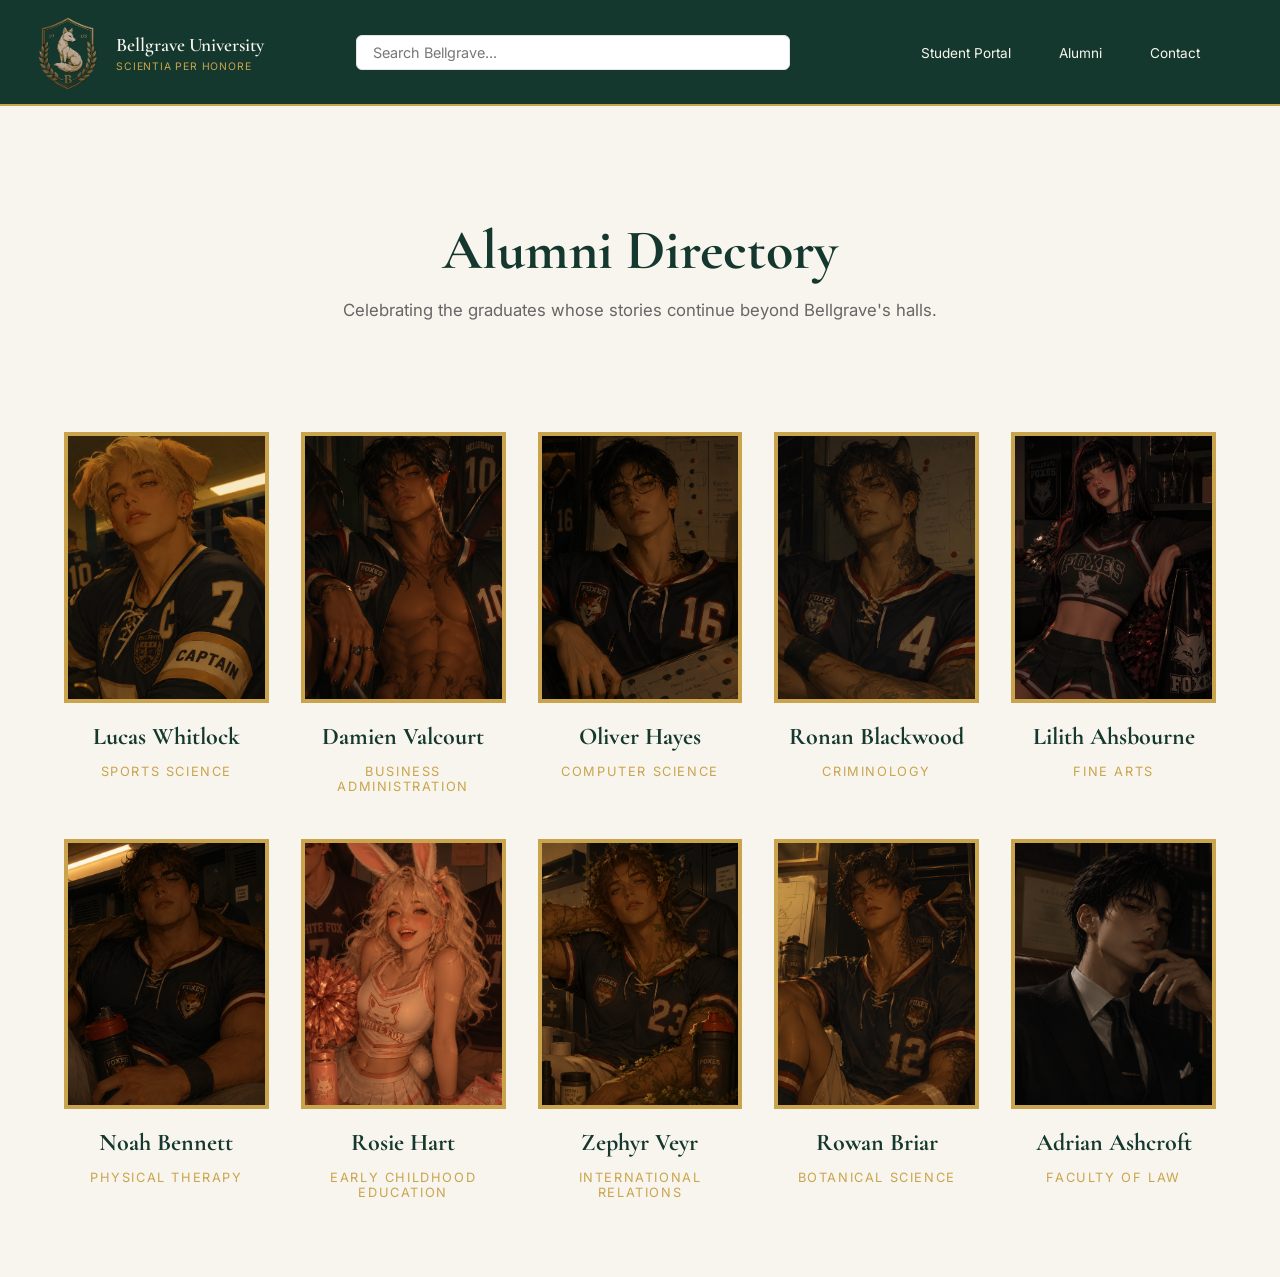
<file: alumni.html>
<!doctype html>
<html lang="en">
  <head>
    <meta charset="UTF-8" />
    <meta name="viewport" content="width=device-width, initial-scale=1.0" />
    <link rel="preconnect" href="https://fonts.googleapis.com">
<link rel="preconnect" href="https://fonts.gstatic.com" crossorigin>
<link href="https://fonts.googleapis.com/css2?family=Cormorant+Garamond:ital,wght@0,300..700;1,300..700&display=swap" rel="stylesheet">
<link rel="preconnect" href="https://fonts.googleapis.com">
<link rel="preconnect" href="https://fonts.gstatic.com" crossorigin>
<link href="https://fonts.googleapis.com/css2?family=Cormorant+Garamond:ital,wght@0,300..700;1,300..700&family=Libre+Baskerville:ital,wght@0,400..700;1,400..700&display=swap" rel="stylesheet">
<link rel="preconnect" href="https://fonts.googleapis.com">
<link rel="preconnect" href="https://fonts.gstatic.com" crossorigin>
<link href="https://fonts.googleapis.com/css2?family=Cormorant+Garamond:ital,wght@0,300..700;1,300..700&family=Inter:ital,opsz,wght@0,14..32,100..900;1,14..32,100..900&family=Libre+Baskerville:ital,wght@0,400..700;1,400..700&display=swap" rel="stylesheet">
<link rel="preconnect" href="https://fonts.googleapis.com">
<link rel="preconnect" href="https://fonts.gstatic.com" crossorigin>
<link href="https://fonts.googleapis.com/css2?family=Cormorant+Garamond:ital,wght@0,300..700;1,300..700&family=Inter:ital,opsz,wght@0,14..32,100..900;1,14..32,100..900&family=Libre+Baskerville:ital,wght@0,400..700;1,400..700&family=Source+Sans+3:ital,wght@0,200..900;1,200..900&display=swap" rel="stylesheet">
<link rel="stylesheet" href="style.css">
    <title>Bellgrave University</title>
  </head>
  <body>
        <!-- ================= HEADER ================= -->
    <header>
          <!-- Utility Bar -->
    <section class="utility-bar">
    <!-- University Crest -->
    <div class="utility-logo">
        <a href="index.html">
            <img src="images/seal.png" alt="Bellgrave University Seal">
                    <div class="logo-text">
            <span class="logo-name">
                Bellgrave University
            </span>
            <span class="logo-motto">
                Scientia Per Honore
            </span>
        </div>
        </a>
    </div>
    <div class="utility-search">
      <input type="text" placeholder="Search Bellgrave..." />
      </div>
      <ul>
        <li><a href="#">Student Portal</a></li>
        <li><a href="alumni.html">Alumni</a></li>
        <li><a href="#">Contact</a></li>
      </ul>
    </section>
          <main>
        <!-- Page Hero -->
    <section class="alumni-page-hero">
    <h1>Alumni Directory</h1>
    <p>
        Celebrating the graduates whose stories continue beyond Bellgrave's halls.
    </p>
</section>
        <!-- Alumni Gallery -->
<section class="alumni-gallery">
<section class="alumni-gallery">
    <article class="alumni-card">
        <a href="lucas-whitlock.html" class="alumni-image">
        <img src="images/alumni/lucas.png" alt="Lucas Whitlock">
        </a>
        <h2>Lucas Whitlock</h2>
        <p>Sports Science</p>
    </article>
    <article class="alumni-card">
        <a href="damien-valcourt.html" class="alumni-image">
            <img src="images/alumni/damien.png" alt="Damien Valcourt">
        </a>
        <h2>Damien Valcourt</h2>
        <p>Business Administration</p>
    </article>
        <article class="alumni-card">
        <a href="oliver-hayes.html" class="alumni-image">
            <img src="images/alumni/oliver.png" alt="Damien Valcourt">
        </a>
        <h2>Oliver Hayes</h2>
        <p>Computer Science</p>
    </article>
        <article class="alumni-card">
        <a href="ronan-blackwood.html" class="alumni-image">
            <img src="images/alumni/ronan.png" alt="Damien Valcourt">
        </a>
        <h2>Ronan Blackwood</h2>
        <p>Criminology</p>
    </article>
     <article class="alumni-card">
        <a href="lilith-ashbourne.html" class="alumni-image">
            <img src="images/alumni/lilith.png" alt="Damien Valcourt">
        </a>
        <h2>Lilith Ahsbourne</h2>
        <p>Fine Arts</p>
    </article>
        <article class="alumni-card">
        <a href="noah-bennett.html" class="alumni-image">
            <img src="images/alumni/noah.png" alt="Damien Valcourt">
        </a>
        <h2>Noah Bennett</h2>
        <p>Physical Therapy</p>
    </article>
    <article class="alumni-card">
        <a href="rosie-hart.html" class="alumni-image">
            <img src="images/alumni/rosie.png" alt="Damien Valcourt">
        </a>
        <h2>Rosie Hart</h2>
        <p>Early Childhood Education</p>
    </article>
    <article class="alumni-card">
        <a href="zephyr-veyr.html" class="alumni-image">
            <img src="images/alumni/zephyr.png" alt="Damien Valcourt">
        </a>
        <h2>Zephyr Veyr</h2>
        <p>International Relations</p>
    </article>
        <article class="alumni-card">
        <a href="rowan-briar.html" class="alumni-image">
            <img src="images/alumni/rowan.png" alt="Damien Valcourt">
        </a>
        <h2>Rowan Briar</h2>
        <p>Botanical Science</p>
    </article>
        <article class="alumni-card">
        <a href="adrian-ashcroft.html" class="alumni-image">
            <img src="images/alumni/adrian.png" alt="Adrian Ashcroft">
        </a>
        <h2>Adrian Ashcroft</h2>
        <p>Faculty of Law</p>
    </article>
</section>
</section>
    </main>
    <footer>
        <!-- Same footer -->
    </footer>
</body>
  </body>
</html>
</file>
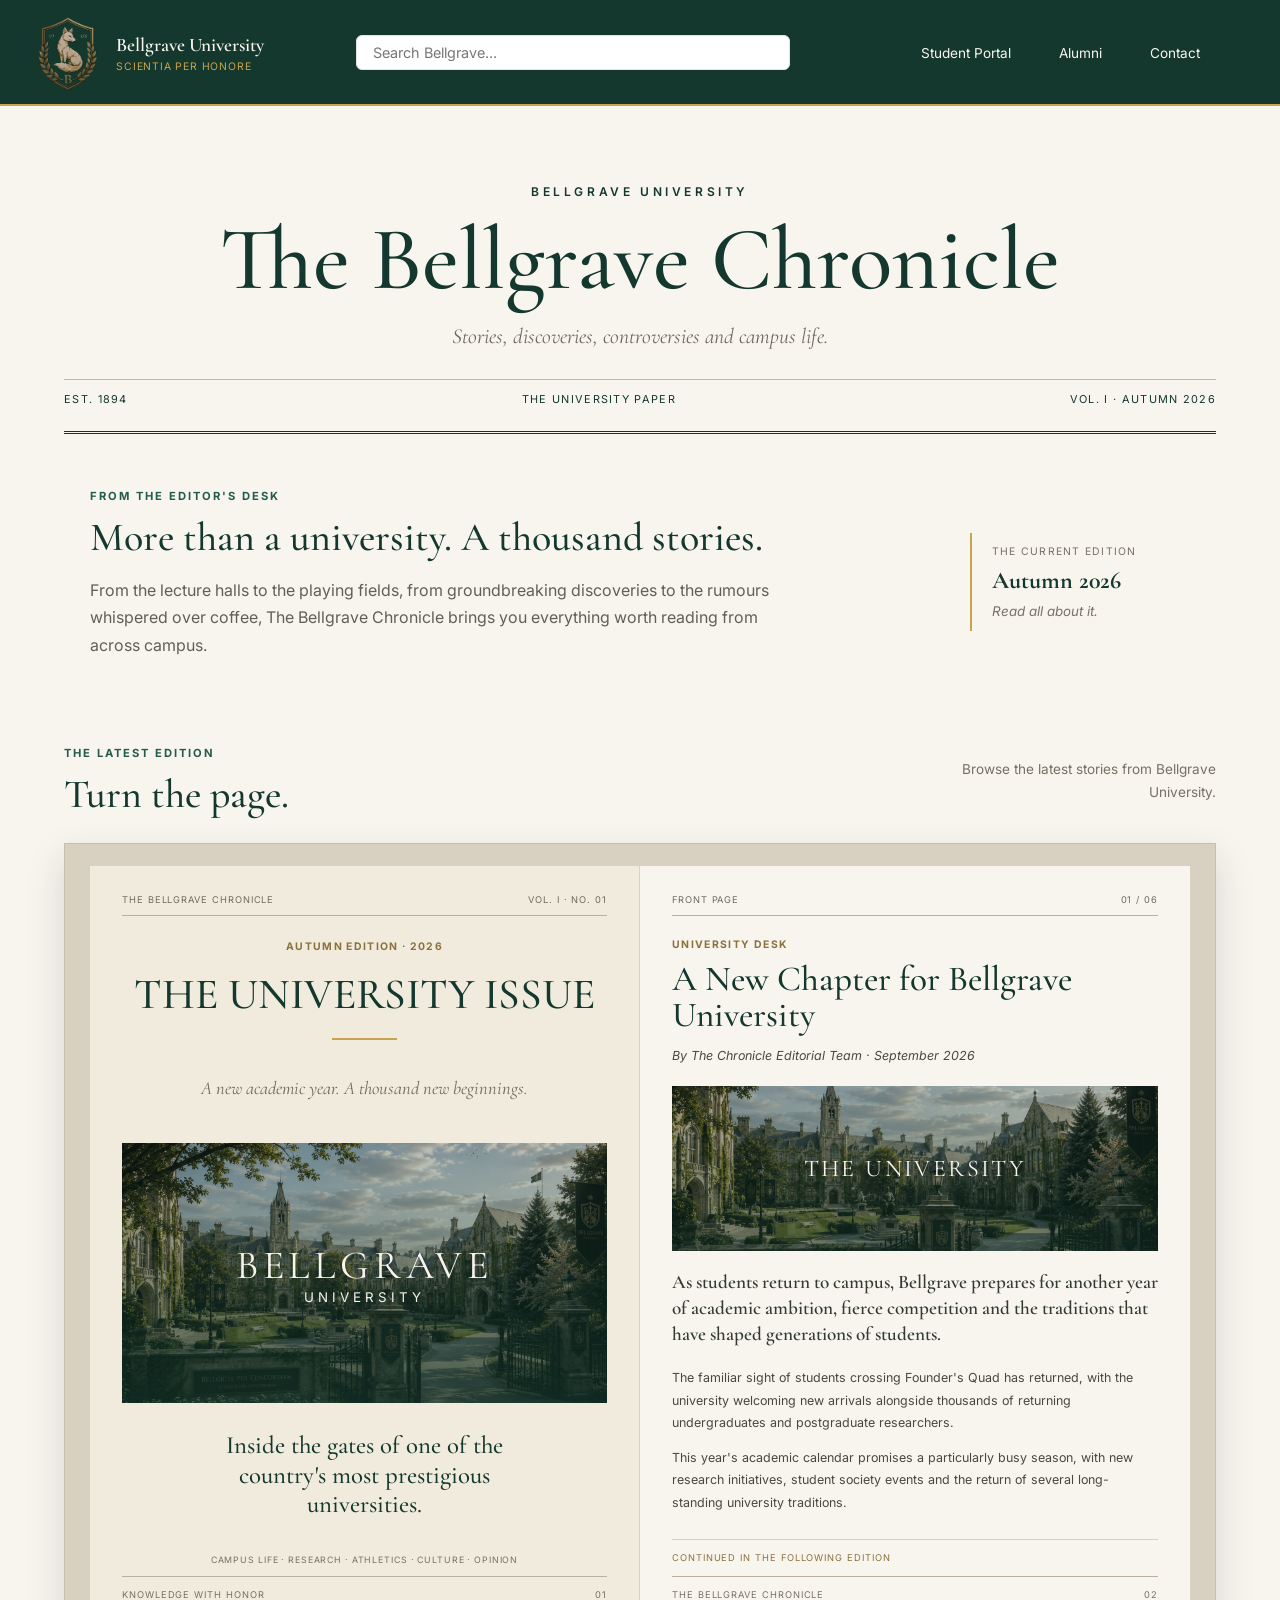
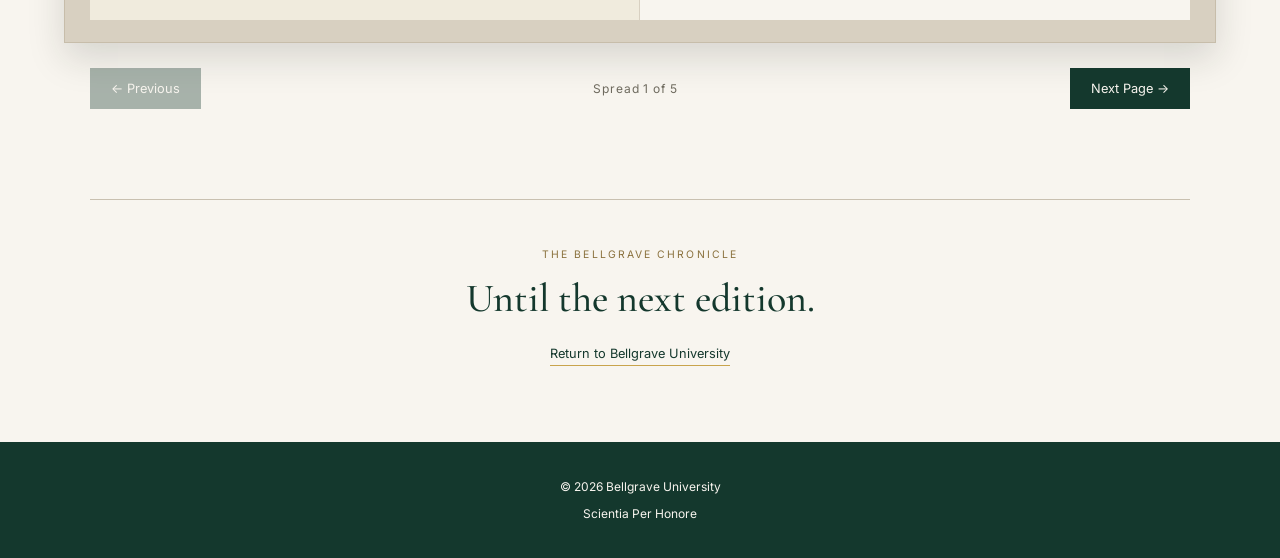
<file: news.html>
<!DOCTYPE html>
<html lang="en">
<head>
    <meta charset="UTF-8">
    <meta name="viewport" content="width=device-width, initial-scale=1.0">
    <title>The Bellgrave Chronicle | Bellgrave University</title>
    <!-- Google Fonts -->
    <link rel="preconnect" href="https://fonts.googleapis.com">
    <link rel="preconnect" href="https://fonts.gstatic.com" crossorigin>
    <link href="https://fonts.googleapis.com/css2?family=Cormorant+Garamond:wght@400;500;600;700&family=Inter:wght@400;500;600;700&display=swap" rel="stylesheet">
    <!-- Main Stylesheet -->
    <link rel="stylesheet" href="style.css">
    <!-- Newspaper JavaScript -->
    <script src="news.js" defer></script>
</head>
<body>
    <!-- SHARED UNIVERSITY HEADER -->
    <header>
          <!-- Utility Bar -->
    <section class="utility-bar">
    <!-- University Crest -->
    <div class="utility-logo">
        <a href="index.html">
            <img src="images/seal.png" alt="Bellgrave University Seal">
                    <div class="logo-text">
            <span class="logo-name">
                Bellgrave University
            </span>
            <span class="logo-motto">
                Scientia Per Honore
            </span>
        </div>
        </a>
    </div>
    <div class="utility-search">
      <input type="text" placeholder="Search Bellgrave..." />
      </div>
      <ul>
        <li><a href="#">Student Portal</a></li>
        <li><a href="alumni.html">Alumni</a></li>
        <li><a href="#">Contact</a></li>
      </ul>
    </section>
    </header>
    <!-- MAIN NEWSPAPER -->
    <main class="chronicle-page">
        <!-- PUBLICATION MASTHEAD -->
        <section class="chronicle-masthead">
            <p class="chronicle-university">BELLGRAVE UNIVERSITY</p>
            <h1>The Bellgrave Chronicle</h1>
            <p class="chronicle-tagline">
                Stories, discoveries, controversies and campus life.
            </p>
            <div class="chronicle-edition">
                <span>EST. 1894</span>
                <span>THE UNIVERSITY PAPER</span>
                <span>VOL. I · AUTUMN 2026</span>
            </div>
        </section>
        <!-- NEWSPAPER INTRODUCTION -->
        <section class="chronicle-intro">
            <div>
                <span class="section-eyebrow">FROM THE EDITOR'S DESK</span>
                <h2>More than a university. A thousand stories.</h2>
                <p>
                    From the lecture halls to the playing fields, from groundbreaking
                    discoveries to the rumours whispered over coffee, The Bellgrave
                    Chronicle brings you everything worth reading from across campus.
                </p>
            </div>
            <div class="chronicle-intro-note">
                <span>THE CURRENT EDITION</span>
                <strong>Autumn 2026</strong>
                <small>Read all about it.</small>
            </div>
        </section>
        <!-- NEWSPAPER BOOK -->
        <section class="newspaper-section" aria-label="Interactive newspaper">
            <div class="newspaper-heading">
                <div>
                    <span class="section-eyebrow">THE LATEST EDITION</span>
                    <h2>Turn the page.</h2>
                </div>
                <p>
                    Browse the latest stories from Bellgrave University.
                </p>
            </div>
            <div class="newspaper">
                <!-- SPREAD 1: FRONT COVER -->
                <article class="newspaper-spread is-active">
                    <!-- LEFT PAGE -->
                    <div class="paper-page cover-page">
                        <div class="paper-topline">
                            <span>THE BELLGRAVE CHRONICLE</span>
                            <span>VOL. I · NO. 01</span>
                        </div>
                        <div class="cover-content">
                            <p class="paper-category">AUTUMN EDITION · 2026</p>
                            <h2>THE UNIVERSITY ISSUE</h2>
                            <div class="cover-divider"></div>
                            <p class="cover-subtitle">
                                A new academic year. A thousand new beginnings.
                            </p>
                            <div class="cover-art">
                                <span>BELLGRAVE</span>
                                <small>UNIVERSITY</small>
                            </div>
                            <h3>
                                Inside the gates of one of the country's most
                                prestigious universities.
                            </h3>
                            <p class="paper-small-text">
                                CAMPUS LIFE · RESEARCH · ATHLETICS · CULTURE · OPINION
                            </p>
                        </div>
                        <div class="paper-footer">
                            <span>KNOWLEDGE WITH HONOR</span>
                            <span>01</span>
                        </div>
                    </div>
                    <!-- RIGHT PAGE -->
                    <div class="paper-page">
                        <div class="paper-topline">
                            <span>FRONT PAGE</span>
                            <span>01 / 06</span>
                        </div>
                        <div class="paper-article featured-article">
                            <span class="paper-category">UNIVERSITY DESK</span>
                            <h2>
                                A New Chapter for Bellgrave University
                            </h2>
                            <p class="article-byline">
                                By The Chronicle Editorial Team · September 2026
                            </p>
                            <div class="article-art art-campus">
                                <span>THE UNIVERSITY</span>
                            </div>
                            <p class="article-lead">
                                As students return to campus, Bellgrave prepares
                                for another year of academic ambition, fierce
                                competition and the traditions that have shaped
                                generations of students.
                            </p>
                            <p>
                                The familiar sight of students crossing Founder's
                                Quad has returned, with the university welcoming
                                new arrivals alongside thousands of returning
                                undergraduates and postgraduate researchers.
                            </p>
                            <p>
                                This year's academic calendar promises a particularly
                                busy season, with new research initiatives, student
                                society events and the return of several long-standing
                                university traditions.
                            </p>
                            <p class="article-end">
                                CONTINUED IN THE FOLLOWING EDITION
                            </p>
                        </div>
                        <div class="paper-footer">
                            <span>THE BELLGRAVE CHRONICLE</span>
                            <span>02</span>
                        </div>
                    </div>
                </article>
                <!-- SPREAD 2: CAMPUS AND RESEARCH -->
                <article class="newspaper-spread" hidden>
                    <!-- LEFT PAGE -->
                    <div class="paper-page">
                        <div class="paper-topline">
                            <span>CAMPUS & UNIVERSITY</span>
                            <span>03 / 06</span>
                        </div>
                        <div class="paper-article">
                            <span class="paper-category">THE UNIVERSITY DESK</span>
                            <h2>
                                Behind the Gates: What Makes Bellgrave Different?
                            </h2>
                            <p class="article-byline">
                                By Charlotte Hayes · September 2026
                            </p>
                            <div class="article-art art-library">
                                <span>THE UNIVERSITY GROUNDS</span>
                            </div>
                            <p class="article-lead">
                                Two centuries of tradition have made Bellgrave
                                more than an academic institution. Its students
                                say the university's greatest legacy lies in
                                the people who pass through its doors.
                            </p>
                            <p>
                                With fifteen faculties, a diverse international
                                student body and a growing reputation for
                                interdisciplinary research, Bellgrave continues
                                to balance its historic identity with a changing
                                academic world.
                            </p>
                            <p>
                                Yet the university's traditions remain as visible
                                as ever. From the Founder's Quad to the familiar
                                sound of the Bell Tower, the past is never far
                                from everyday student life.
                            </p>
                        </div>
                        <div class="paper-footer">
                            <span>CAMPUS & UNIVERSITY</span>
                            <span>03</span>
                        </div>
                    </div>
                    <!-- RIGHT PAGE -->
                    <div class="paper-page">
                        <div class="paper-topline">
                            <span>DISCOVERY & RESEARCH</span>
                            <span>04 / 06</span>
                        </div>
                        <div class="paper-article">
                            <span class="paper-category">THE SCIENCE DESK</span>
                            <h2>
                                A Discovery Worth Watching
                            </h2>
                            <p class="article-byline">
                                By Oliver Bennett · September 2026
                            </p>
                            <div class="article-art art-science">
                                <span>RESEARCH & INNOVATION</span>
                            </div>
                            <p class="article-lead">
                                Researchers at Bellgrave's Comparative Medicine
                                faculty have announced a promising new study
                                examining physiological adaptations across
                                different species.
                            </p>
                            <p>
                                The research team hopes the findings will contribute
                                to more effective medical treatments and improve
                                understanding of the biological differences
                                between human and demi-human patients.
                            </p>
                            <p>
                                The project is still in its early stages, but
                                researchers have described the results as
                                encouraging. Further findings are expected
                                later this academic year.
                            </p>
                            <p class="article-end">
                                RESEARCH · MEDICINE · SCIENCE
                            </p>
                        </div>
                        <div class="paper-footer">
                            <span>DISCOVERY & RESEARCH</span>
                            <span>04</span>
                        </div>
                    </div>
                </article>
                <!-- SPREAD 3: GOSSIP AND SPORTS -->
                <article class="newspaper-spread" hidden>
                    <!-- LEFT PAGE -->
                    <div class="paper-page rumour-page">
                        <div class="paper-topline">
                            <span>THE RUMOUR MILL</span>
                            <span>05 / 06</span>
                        </div>
                        <div class="paper-article">
                            <span class="paper-category">GOSSIP · CONFESSIONS · CAMPUS RUMOURS</span>
                            <h2>
                                You Didn't Hear It From Us...
                            </h2>
                            <p class="article-byline">
                                Anonymous submissions · September 2026
                            </p>
                            <div class="rumour-quote">
                                "Apparently, someone has been sneaking into
                                the observatory after midnight.
                                We aren't naming names.
                                Yet."
                            </div>
                            <p class="article-lead">
                                Welcome to the part of campus life nobody
                                officially acknowledges, but everyone seems
                                to know about.
                            </p>
                            <p>
                                From suspicious late-night encounters to
                                questionable study-partner arrangements,
                                the Rumour Mill collects the whispers
                                travelling through Bellgrave's corridors.
                            </p>
                            <div class="confession-box">
                                <span>THE CONFESSIONAL</span>
                                <p>
                                    "I told my friends I was attending the
                                    library study session. I was actually
                                    waiting outside the Law Faculty for
                                    someone who doesn't even know I exist."
                                </p>
                                <small>SUBMITTED ANONYMOUSLY</small>
                            </div>
                            <p class="article-end">
                                HAVE SOMETHING TO CONFESS? WE'RE LISTENING.
                            </p>
                        </div>
                        <div class="paper-footer">
                            <span>THE RUMOUR MILL</span>
                            <span>05</span>
                        </div>
                    </div>
                    <!-- RIGHT PAGE -->
                    <div class="paper-page">
                        <div class="paper-topline">
                            <span>SPORTS & ATHLETICS</span>
                            <span>06 / 06</span>
                        </div>
                        <div class="paper-article">
                            <span class="paper-category">THE ATHLETIC DESK</span>
                            <h2>
                                The Road to the Finals
                            </h2>
                            <p class="article-byline">
                                By Daniel Carter · September 2026
                            </p>
                            <div class="article-art art-sports">
                                <span>THE WHITE FOXES</span>
                            </div>
                            <p class="article-lead">
                                Bellgrave's varsity teams are preparing for
                                another competitive season, with the White
                                Foxes hoping to build on their recent success.
                            </p>
                            <p>
                                The university's athletic programme remains
                                one of its most celebrated institutions.
                                With more than twenty varsity sports,
                                students have plenty of opportunities
                                to represent Bellgrave.
                            </p>
                            <p>
                                The annual rivalry against Blackthorne
                                University is already generating excitement,
                                with tickets expected to sell out well
                                before the first match.
                            </p>
                            <div class="sports-note">
                                <strong>UP NEXT</strong>
                                <span>THE BELLGRAVE VS. BLACKTHORNE CLASSIC</span>
                            </div>
                        </div>
                        <div class="paper-footer">
                            <span>SPORTS & ATHLETICS</span>
                            <span>06</span>
                        </div>
                    </div>
                </article>
                <!-- SPREAD 4: CULTURE AND OPINION -->
                <article class="newspaper-spread" hidden>
                    <!-- LEFT PAGE -->
                    <div class="paper-page">
                        <div class="paper-topline">
                            <span>CULTURE & SOCIETY</span>
                            <span>07 / 08</span>
                        </div>
                        <div class="paper-article">
                            <span class="paper-category">THE SOCIAL DESK</span>
                            <h2>
                                A Night to Remember
                            </h2>
                            <p class="article-byline">
                                By Isabelle Morgan · September 2026
                            </p>
                            <div class="article-art art-gala">
                                <span>THE WINTER GALA</span>
                            </div>
                            <p class="article-lead">
                                Preparations are already underway for one
                                of Bellgrave's most anticipated social events
                                of the academic year.
                            </p>
                            <p>
                                Hosted annually by the Student Government,
                                the Winter Gala brings together students,
                                faculty members and invited guests for
                                an evening of music, formal dress and
                                university celebration.
                            </p>
                            <p>
                                The venue and entertainment programme
                                are yet to be announced, although rumours
                                of a particularly ambitious theme have
                                already begun circulating.
                            </p>
                            <p class="article-end">
                                CULTURE · EVENTS · STUDENT LIFE
                            </p>
                        </div>
                        <div class="paper-footer">
                            <span>CULTURE & SOCIETY</span>
                            <span>07</span>
                        </div>
                    </div>
                    <!-- RIGHT PAGE -->
                    <div class="paper-page">
                        <div class="paper-topline">
                            <span>OPINION & FEATURES</span>
                            <span>08 / 08</span>
                        </div>
                        <div class="paper-article">
                            <span class="paper-category">THE EDITORIAL DESK</span>
                            <h2>
                                What Does It Mean to Belong?
                            </h2>
                            <p class="article-byline">
                                By Adrian Brooks · Editor-in-Chief
                            </p>
                            <p class="article-lead">
                                Bellgrave prides itself on being a university
                                where every student has a place. But is
                                belonging something an institution can
                                simply promise?
                            </p>
                            <p>
                                Our campus brings together students from
                                different backgrounds, cultures and species.
                                It is one of Bellgrave's greatest strengths,
                                but it also presents challenges that cannot
                                be solved through policy alone.
                            </p>
                            <p>
                                A university is shaped by the people who
                                inhabit it. Its traditions, conversations
                                and everyday encounters matter just as
                                much as its official declarations.
                            </p>
                            <p>
                                Perhaps belonging begins not with being
                                welcomed through the gates, but with
                                knowing that you are free to make
                                the place your own.
                            </p>
                            <div class="editor-signature">
                                Adrian Brooks
                                <small>EDITOR-IN-CHIEF</small>
                            </div>
                        </div>
                        <div class="paper-footer">
                            <span>OPINION & FEATURES</span>
                            <span>08</span>
                        </div>
                    </div>
                </article>
                <!-- SPREAD 5: BACK COVER -->
                <article class="newspaper-spread" hidden>
                    <div class="paper-page back-cover-page">
                        <div class="paper-topline">
                            <span>THE BELLGRAVE CHRONICLE</span>
                            <span>BACK COVER</span>
                        </div>
                        <div class="back-cover-content">
                            <p class="paper-category">THE UNIVERSITY PAPER</p>
                            <h2>Every story begins somewhere.</h2>
                            <div class="cover-divider"></div>
                            <p>
                                The Bellgrave Chronicle is the independent
                                student publication of Bellgrave University,
                                documenting the people, ideas and events
                                that shape campus life.
                            </p>
                            <div class="back-cover-mark">
                                <span>BC</span>
                                <small>EST. 1894</small>
                            </div>
                            <p class="back-cover-motto">
                                KNOWLEDGE WITH HONOR.
                                STORIES WITHOUT END.
                            </p>
                        </div>
                        <div class="paper-footer">
                            <span>THE BELLGRAVE CHRONICLE</span>
                            <span>END OF EDITION</span>
                        </div>
                    </div>
                    <div class="paper-page back-cover-page back-cover-note">
                        <div class="paper-topline">
                            <span>THE EDITORIAL OFFICE</span>
                            <span>EST. 1894</span>
                        </div>
                        <div class="back-cover-content">
                            <h2>Have a story to tell?</h2>
                            <p>
                                Have you witnessed something unusual?
                                Discovered something extraordinary?
                                Or simply have something you'd like
                                the rest of Bellgrave to know?
                            </p>
                            <p>
                                The Chronicle is always interested
                                in hearing from the university community.
                            </p>
                            <div class="back-cover-contact">
                                <strong>THE BELLGRAVE CHRONICLE</strong>
                                <span>Student Publications Office</span>
                                <span>Bellgrave University</span>
                            </div>
                        </div>
                        <div class="paper-footer">
                            <span>UNTIL THE NEXT EDITION</span>
                            <span>1894</span>
                        </div>
                    </div>
                </article>
            </div>
            <!-- PAGE NAVIGATION -->
            <div class="newspaper-controls">
                <button id="previous-page" class="page-button" type="button" disabled>
                    <span aria-hidden="true">←</span>
                    Previous
                </button>
                <span id="page-counter" aria-live="polite">
                    Spread 1 of 5
                </span>
                <button id="next-page" class="page-button" type="button">
                    Next Page
                    <span aria-hidden="true">→</span>
                </button>
            </div>
        </section>
        <!-- PUBLICATION FOOTER -->
        <section class="chronicle-bottom">
            <p>THE BELLGRAVE CHRONICLE</p>
            <h2>Until the next edition.</h2>
            <a href="index.html">Return to Bellgrave University</a>
        </section>
    </main>
    <!-- SHARED FOOTER -->
    <footer class="site-footer">
        <p>© 2026 Bellgrave University</p>
        <p>Scientia Per Honore</p>
    </footer>
</body>
</html>
</file>
<file: style.css>
/* ==========================================
   BELLGRAVE DESIGN SYSTEM
========================================== */
:root {
    /* University Colors */
    --bellgrave-green: #14382D;
    --bellgrave-green-light: #245C4A;
    --bellgrave-gold: #C9A44C;
    --bellgrave-ivory: #F8F5EF;
    --bellgrave-charcoal: #262626;
    --bellgrave-light-gray: #E5E5E5;

        /* Typography */
    --heading-font: "Cormorant Garamond", serif;
    --body-font: "Inter", sans-serif;
}
/* ==========================================
   GLOBAL STYLES
========================================== */
body {
    font-family: var(--body-font);
    color: var(--bellgrave-charcoal);
    background-color: var(--bellgrave-green);
    margin: 0;
    padding-top: 90px;
}
h1, h2, h3, h4, h5, h6 {
    font-family: var(--heading-font);
}

/* ==========================================
                 HEADER
========================================== */
/*  Utility Logo */
.utility-logo img {
    height: 5rem;
    width: auto;
}
.utility-logo a {
    display:flex;
    align-items: center;
    gap: 0.8rem;
    text-decoration: none;
}
.logo-text {
    display: flex;
    flex-direction: column;
}
.logo-name {
    font-family: var(--heading-font);
    font-size: 1.2rem;
    color: var(--bellgrave-ivory);
    font-weight: 600;
    line-height: 1.5;
}
.logo-motto {
    font-family: var(--body-font);
    font-size: 0.65rem;
    color: var(--bellgrave-gold);
    letter-spacing: 0.05rem;
    text-transform: uppercase;
}
/* Utility Bar */
.utility-bar {
    /* Layout */
    display: flex;
    gap: 2rem;
    align-items: center;
    /* Size & spacing */
    padding: 0.75rem 2rem;
    /* Appearance */
    background-color: var(--bellgrave-green);
    border-bottom: 2px solid var(--bellgrave-gold);;
     position: fixed;
    top: 0;
    left: 0;
    width: 100%;
    box-sizing: border-box;
    z-index: 1000;
}
.utility-search {
    flex: 1;
    display: flex;
    justify-content: center;
}
/* Utility Navigation */
.utility-bar ul {
    /* Layout */
    display: flex;
    gap: 3rem;
   /* Appearance */
   list-style: none;
   padding-right: 3rem;
}
/* Utility Navigation Links */
.utility-bar a {
    color: var(--bellgrave-ivory);
    text-decoration: none;
    font-size: 0.85rem;
    transition: color 0.3s ease;
}
.utility-bar a:hover {
    color: var(--bellgrave-gold);
    text-shadow: 0 0 8px rgba(201, 164, 76, 0.5);
}
/* Search Box */
.utility-bar input {
    width: 25rem;
    padding: 0.5rem 1rem;
    border: 1px solid var(--bellgrave-light-gray);
    border-radius: 6px;
    font-family: var(--body-font);
    font-size: 0.9rem;
}
.utility-bar input:focus {
    outline: none;
    border-color: var(--bellgrave-gold);
    box-shadow: 0 0 0 3px rgba(201, 164, 76, 0.25);
}
.utility-bar input::placeholder {
    color: #777;
}

/* ==========================================
                 HERO
========================================== */
/* Background */
.hero {
    min-height: 84vh;
    display: flex;
    justify-content: center;
    align-items: center;
    margin-bottom: 0px;
}
.hero::before {
  content: "";
  position: absolute;
  inset: 0;
  background-image: url("images/Bellgrave-background.png");
  background-size: cover;
  background-position: center;
  filter: brightness(70%);
  z-index: -1;
}
/* Ttle + Motto */
.hero-title {
    margin: 0;
}
/* DARK/BLUR OVERLAY + CONTENT CONTAINER */
.hero-overlay {
  text-align: center;
  color: white;
  display: flex;
  flex-direction: column;
  align-items: center;
  margin-top: -40px; /* moves everything slightly upward */
}
/* TITLE */
.hero-title {
  font-family: var(--heading-font);
  font-size: clamp(3rem, 6vw, 5.5rem);
  font-weight: 600;
  letter-spacing: 2px;
  margin: 0;
}
/* MOTTO */
.hero-motto {
  font-family: "Libre Baskerville", serif;
  font-size: clamp(1rem, 2vw, 1.5rem);
  font-style: italic;
  margin-top: 10px;
  margin-bottom: 40px;
  letter-spacing: 1px;
}
/* BUTTON CONTAINER */
.hero-buttons {
  display: flex;
  gap: 25px;
  justify-content: center;
}
/* BOTH BUTTONS */
.hero-buttons a {
  padding: 15px 35px;
  border-radius: 8px;
  font-family: "Inter", sans-serif;
  font-size: 1rem;
  font-weight: 600;
  text-decoration: none;
  transition: 0.3s ease;
}
/* PRIMARY BUTTON */
.button-primary {
  background-color: var(--bellgrave-ivory);
  color: var(--bellgrave-green);
}
/* SECONDARY BUTTON */
.button-secondary {
  background-color: var(--bellgrave-green-light);
  color: var(--bellgrave-ivory);
  border: 1px solid var(--bellgrave-charcoal);
}
/* HOVER EFFECT */
.hero-buttons a:hover {
  transform: translateY(-5px);
}
.hero-title,
.hero-motto {
  text-shadow: 0 3px 15px rgba(0,0,0,0.5);
}

/* Scrollbar */
::-webkit-scrollbar {
    width: 8px;
}
::-webkit-scrollbar-track {
    background: var(--bellgrave-green-light);
}
::-webkit-scrollbar-track:hover {
    background: var(--bellgrave-green);
}
::-webkit-scrollbar-thumb {
    background: var(--bellgrave-green);
    border-radius: 100px;
}
::-webkit-scrollbar-thumb:hover {
    background: var(--bellgrave-green-light);
}

/* Navigation section */
.main-nav {
    width:100%;
    position:relative;
    margin-top: 0px;
    z-index:5;
    overflow:hidden;
    height: 25rem;
}
.nav-scroll {
    width:100%;
    height: 25rem;
    overflow-x:auto;
    overflow-y:hidden;
    padding:60px 10px 10px;
    box-sizing:border-box;
}
.nav-scroll ul {
    display:flex;
    gap: 20px;
    list-style:none;
    padding:0;
    margin:0;
    width:max-content;
}
.nav-scroll li {
    flex-shrink:0;
}
.nav-card {
    width:430px;
    height:330px;
    display:flex;
    justify-content:center;
    align-items:center;
    position:relative;
    overflow:hidden;
    border-radius:15px;
    text-decoration:none;
    color:white;
    background-size:cover;
    background-position:center;
    box-shadow:0 12px 30px rgba(0,0,0,0.3);
    transition:transform .3s ease;
}
.nav-card:hover {
    transform:translateY(-8px);
}
.nav-card::before {
    content:"";
    position:absolute;
    inset:0;
    background:
    linear-gradient(
        rgba(15,35,25,0.45),
        rgba(15,35,25,0.25)
    );
}
.nav-card span {
    position:relative;
    z-index:2;
    font-family:"Cormorant Garamond", serif;
    font-size:2.5rem;
    letter-spacing:2px;
}
.nav-scroll::-webkit-scrollbar {
    height:0px;
}
.admissions {
    background-image:url("images/Admissions.png");
}
.academics {
    background-image:url("images/Academics.png");
}
.research {
    background-image:url("images/Research.png");
}
.student-life {
    background-image:url("images/Student-Life.png");
}
.athletics {
    background-image:url("images/Athletics.png");
}
.news {
    background-image:url("images/News.png");
}

/* ==========================================
         GENERAL HOMEPAGE STYLE
========================================== */
.homepage-section {
    width:100%;
    padding:70px 8%;
    box-sizing:border-box;
}
.section-header {
    text-align:center;
    max-width:800px;
    margin:0 auto 40px;
}
.section-header h2,
.about h2,
.campus-text h2 {
    font-family:"Cormorant Garamond", serif;
    font-size:3.5rem;
    color:var(--bellgrave-green);
    margin-bottom:20px;
}
.section-header p,
.about p,
.campus-text p {
    font-family:"Source Sans 3", sans-serif;
    font-size:1.2rem;
    line-height:1.7;
    color:var(--bellgrave-ivory);
}
.section-button {
    display:inline-block;
    margin-top:35px;
    padding:14px 35px;
    background:var(--bellgrave-green-light);
    color:var(--bellgrave-charcoal);
    text-decoration:none;
    font-family:"Libre Baskerville", serif;
    border:1px solid var(--bellgrave-gold);
    transition:.3s ease;
}
.section-button:hover {
    background:var(--bellgrave-green);
    color:var(--bellgrave-ivory);
}

/* Statistics */
.statistics {
    display:flex;
    justify-content:center;
    gap:80px;
    color:var(--bellgrave-light-gray);
}
.stat {
    text-align:center;
}
.stat h3 {
    font-family:"Cormorant Garamond", serif;
    font-size:3.5rem;
    color:var(--bellgrave-gold);
    margin:0;
}
.stat p {
    font-family:"Source Sans 3", sans-serif;
    letter-spacing:1px;
}

/* Academics */
.academics-preview h2{
    color: var(--bellgrave-ivory);
}
.academic-grid {
    display:grid;
    grid-template-columns:repeat(3,1fr);
    gap:30px;
}
.academic-card {
    background:var(--bellgrave-ivory);
    box-shadow:0 10px 30px rgba(0,0,0,.15);
}
.academic-card img {
    width:100%;
    height:250px;
    object-fit:cover;
}
.academic-card div {
    padding:25px;
}
.academic-card h3 {
    font-family:"Cormorant Garamond", serif;
    font-size:2rem;
    color:var(--bellgrave-green);
}

/* News */
.news-section h2{
    color: var(--bellgrave-ivory);
}
.news-grid {
    display:grid;
    grid-template-columns:repeat(3,1fr);
    gap:30px;
}
.news-card {
    background:var(--bellgrave-ivory);
    box-shadow:0 10px 25px rgba(0,0,0,.12);
}
.news-card img {
    width:100%;
    height:220px;
    object-fit:cover;
}
.news-content {
    padding:25px;
}
.news-content span {
    color:var(--bellgrave-green);
    text-transform:uppercase;
    font-size:.8rem;
    letter-spacing:2px;
}

/* Campus */
.campus {
    display:flex;
    align-items:center;
    gap:60px;
}
.campus-image {
    width:55%;
}
.campus-image img {
    width:100%;
    box-shadow:0 15px 40px rgba(0,0,0,.25);
}
.campus-text {
    width:45%;
}

/* About */
.about-content h2 {
    color:var(--bellgrave-ivory);
}
.about {
    display:flex;
    align-items:center;
    gap:70px;
}
.about-image {
    width:50%;
}
.about-image img {
    width:100%;
    height:500px;
    object-fit:cover;
    box-shadow:
    0 20px 40px rgba(0,0,0,.2);
}
.about-content {
    width:50%;
}
.section-label {
    color:var(--bellgrave-gold);
    letter-spacing:4px;
    font-size:.9rem;
    font-family:"Libre Baskerville", serif;
}
.about-content h2 {
    font-size:4rem;
}

/* Events */
.events {
    color:var(--bellgrave-ivory);
}
.events h2 {
    color:var(--bellgrave-ivory);
}
.events p {
    color:var(--bellgrave-light-gray);
}
.event-list {
    max-width:900px;
    margin:auto;
}
.event {
    display:flex;
    align-items:center;
    gap:40px;
    padding:30px 0;
    border-bottom:
    1px solid rgba(255,255,255,.25);
}
.event time {
    width:100px;
    text-align:center;
    font-family:"Libre Baskerville", serif;
    color:#d2ae55;
    font-size:1rem;
}
.event time strong {
    font-family:"Cormorant Garamond", serif;
    font-size:3rem;
}
.event h3 {
    font-family:"Cormorant Garamond", serif;
    font-size:2rem;
    margin:0;
}

/* Student Life */
.student-life-section h2{
    color: var(--bellgrave-ivory);
}
.life-grid {
    display:grid;
    grid-template-columns:repeat(3,1fr);
    gap:30px;
}
.life-card {
    position:relative;
    height:350px;
    overflow:hidden;
}
.life-card img {
    width:100%;
    height:100%;
    object-fit:cover;
    transition:.5s ease;
}
.life-card div {
    position:absolute;
    bottom:0;
    left:0;
    right:0;
    padding:30px;
    color:white;
    background:
    linear-gradient(
    transparent,
    rgba(0,0,0,.8)
    );
}
.life-card h3 {
    font-family:"Cormorant Garamond", serif;
    font-size:2.5rem;
}
.life-card:hover img {
    transform:scale(1.08);
}

/* ==========================================
         APPLICATION PAGE
========================================== */
.application-page {
    min-height:100vh;
    background:
    linear-gradient(
        rgba(10,25,45,0.65),
        rgba(10,25,45,0.65)
    ),
    url("../images/library.jpg");
    background-size:cover;
    padding:60px 20px;
}
.application-card {
    max-width: 850px;
    margin: 50px auto;
    background: var(--bellgrave-green);
    padding: 50px;
    border: 2px solid var(--bellgrave-gold);
    border-radius: 12px;
    box-shadow: 0 15px 40px rgba(0,0,0,0.25);
    color: var(--bellgrave-green);
}
.application-card h2 {
    font-family:"Cormorant Garamond", serif;
    font-size:2rem;
    color: var(--bellgrave-gold);
    text-align:center;
    margin-bottom:40px;
}
.application-card label {
    display:block;
    font-family:"Libre Baskerville", serif;
    font-size:1rem;
    font-weight:bold;
    color:var(--bellgrave-gold);
    margin-bottom:8px;
    letter-spacing:0.5px;
}
.application-card input,
.application-card textarea {
    width:100%;
    padding:15px;
    margin-bottom:25px;
    background: var(--bellgrave-light-gray);
    border:1px solid var(--bellgrave-gold);
    border-radius:5px;
    font-family:"Libre Baskerville", serif;
    font-size:1rem;
    color:var(--bellgrave-charcoal);
    transition:0.3s ease;
}
.application-card input:focus,
.application-card textarea:focus {
    outline:none;
    border:2px solid var(--bellgrave-gold);
    box-shadow:0 0 10px rgba(176,141,44,0.4);
}
.application-card button {
    display:block;
    margin:30px auto 0;
    padding:15px 45px;
    background:var(--bellgrave-green-light);
    color:var(--bellgrave-ivory);
    border:2px solid var(--bellgrave-gold);
    border-radius:8px;
    font-family:"Libre Baskerville", serif;
    font-size:1rem;
    letter-spacing:1px;
    cursor:pointer;
    transition:0.3s ease;
}
.application-card button:hover {
    background:var(--bellgrave-green-light);
    border:2px solid var(--bellgrave-gold);
    transform:translateY(-3px);
}
textarea::placeholder {
    color:var(--bellgrave-charcoal);
    font-style:italic;
}
/* ==========================================
                ALUMNI PAGE HERO
========================================== */

.alumni-page-hero{
    text-align:center;
    padding:5rem 2rem 3rem;
    background:var(--bellgrave-ivory);
}
.alumni-page-hero h1{
    font-family:var(--heading-font);
    font-size:3.5rem;
    color:var(--bellgrave-green);
    margin-bottom:1rem;
}
.alumni-page-hero p{
    max-width:700px;
    margin:auto;
    color:#666;
    font-size:1.05rem;
}
/* ==========================================
            ALUMNI GALLERY
========================================== */

.alumni-gallery{
    display: grid;
    grid-template-columns: repeat(auto-fit, minmax(180px, 1fr));
    gap: 2rem;
    padding: 2rem;
    background:var(--bellgrave-ivory);
}
.alumni-card{
    text-align:center;
}
.alumni-image{
    display:block;
    overflow:hidden;
    border:4px solid var(--bellgrave-gold);
    transition:.35s ease;
}
.alumni-image img{
    display:block;
    width:100%;
    aspect-ratio:3/4;
    object-fit:cover;
    transition:.4s ease;
}
.alumni-image:hover img{
    transform:scale(1.04);
}
.alumni-image:hover{
    box-shadow:
        0 20px 45px rgba(0,0,0,.18);
}
.alumni-card h2{
    margin-top:1.2rem;
    margin-bottom:.3rem;
    font-family:var(--heading-font);
    font-size:1.5rem;
    color:var(--bellgrave-green);
}
.alumni-card p{
    font-size:.8rem;
    text-transform:uppercase;
    letter-spacing:.1rem;
    color:var(--bellgrave-gold);
}

/* =====================================
   ABOUT PAGE
===================================== */
/* HERO */
.about-hero {
height: 85vh;
background:
linear-gradient(
rgba(15,30,20,0.65),
rgba(15,30,20,0.65)
),
url("images/Bellgrave-background.png");
background-size: cover;
background-position:center;
display:flex;
align-items:center;
justify-content:center;
text-align:center;
}
.about-overlay {
    max-width:900px;
    padding:30px;
}
.about-overlay h1 {
    font-family:"Cormorant Garamond", serif;
    font-size:4.5rem;
    font-weight:500;
    color:white;
    margin-bottom:20px;
}
.about-overlay p {
    font-family:"Libre Baskerville", serif;
    color:var(--bellgrave-gold);
    font-size:1.25rem;
    line-height:1.8;
}
/* GENERAL TEXT SECTIONS */
.about-container {
    max-width:1000px;
    margin:auto;
    padding:90px 30px;
    text-align:center;
}
.about-container h2 {
    color: var(--bellgrave-ivory);
    margin-bottom:35px;
    font-family:"Cormorant Garamond", serif;
    font-size:3.2rem;
    font-weight:500;
}
.history-section h2,
.identity-section h2,
.philosophy-section h2,
.integration-section h2,
.campus-life-section h2 {
    font-family:"Cormorant Garamond", serif;
    font-size:3.2rem;
    font-weight:500;
    color:var(--bellgrave-green);
    margin-bottom:35px;
}
.about-container p {
    font-family:"Libre Baskerville", serif;
    color:var(--bellgrave-ivory);
    line-height:2;
    font-size:1rem;
    margin-bottom:25px;
}
.philosophy-section p,
.integration-section p {
    font-family:"Libre Baskerville", serif;
    color:var(--bellgrave-charcoal);
    line-height:2;
    font-size:1rem;
    margin-bottom:25px;
}
.about-container em {
    color:var(--bellgrave-gold);
    font-style:italic;
}
/* PHILOSOPHY + INTEGRATION */
.philosophy-section,
.integration-section {
    background:var(--bellgrave-ivory);
    border-top:1px solid rgba(185,151,75,0.35);
    border-bottom:1px solid rgba(185,151,75,0.35);
}
/* HISTORY TIMELINE */
.history-section {
    background:white;
    padding:100px 10%;
    text-align:center;
}
.timeline {
    max-width:850px;
    margin:60px auto;
    position:relative;
}
/* golden line */
.timeline::before {
    content:"";
    position:absolute;
    left:50px;
    top:0;
    bottom:0;
    width:2px;
    background:var(--bellgrave-gold);
}
.timeline-item {
    display:flex;
    gap:40px;
    margin-bottom:60px;
    text-align:left;
    position:relative;
}
.timeline-item span {
    font-family:"Cormorant Garamond", serif;
    font-size:2.4rem;
    color:var(--bellgrave-gold);
    min-width:120px;
    background:white;
    z-index:1;
}
.timeline-item h3 {
    font-family:"Libre Baskerville", serif;
    color:var(--bellgrave-green);
    margin-bottom:12px;
}
.timeline-item p {
    font-family:"Libre Baskerville", serif;
    line-height:1.8;
    color:#444;
}
/* UNIVERSITY IDENTITY */
.identity-section {
    background:var(--bellgrave-ivory);
    padding:100px 10%;
    text-align:center;
}
.identity-grid {
    display:grid;
    grid-template-columns:repeat(4,1fr);
    gap:35px;
    max-width:1200px;
    margin:60px auto 0;
}
.identity-card {
    background:white;
    border:1px solid rgba(185,151,75,0.6);
    padding:40px 25px;
    transition:0.3s ease;
    box-shadow:
    0 10px 30px rgba(0,0,0,0.08);
}
.identity-card:hover {
    transform:translateY(-8px);
    box-shadow:
    0 20px 40px rgba(0,0,0,0.15);
}
.identity-card h3 {
    font-family:"Cormorant Garamond", serif;
    font-size:2rem;
    color:var(--bellgrave-green);
    margin-bottom:15px;
}
.identity-card p {
    font-family:"Libre Baskerville", serif;
    color:#444;
    line-height:1.7;
}
/* CAMPUS LIFE SECTION */
.campus-life-section {
    padding:100px 10%;
    background:white;
    text-align:center;
}
/* MOBILE */
@media(max-width:900px){
.identity-grid{
grid-template-columns:repeat(2,1fr);
}
.timeline-item{
gap:20px;
}
}
@media(max-width:600px){
.identity-grid{
grid-template-columns:1fr;
}
.about-overlay h1{
font-size:3rem;
}
.timeline::before{
left:20px;
}
.timeline-item{
flex-direction:column;
padding-left:40px;
}
}

/* ===============================
ACADEMICS PAGE
================================ */
.academics-hero {
height:85vh;
background:
linear-gradient(
rgba(10,25,15,.75),
rgba(10,25,15,.75)
),
url("images/Bellgrave-background.png");
background-size:cover;
background-position:center;
display:flex;
justify-content:center;
align-items:center;
text-align:center;
}
.academics-overlay h1 {
font-family:"Cormorant Garamond", serif;
font-size:4.5rem;
color:white;
}
.academics-overlay p {
font-family:"Libre Baskerville", serif;
color:var(--bellgrave-gold);
font-size:1.3rem;
}
.academic-container {
max-width:1000px;
margin:auto;
padding:90px 30px;
text-align:center;
}
.academic-container h2,
.stereotype-section h2,
.faculty-section h2 {
 font-family:"Cormorant Garamond",serif;
font-size:3rem;
color:var(--bellgrave-ivory);
}
.academic-container p {
font-family:"Libre Baskerville",serif;
line-height:2;
color:var(--bellgrave-ivory);
}
.faculty-section {
background:var(--bellgrave-green-light);
padding:90px 8%;
}
.faculty-section h2 {
text-align:center;
margin-bottom:60px;
}
.faculty-grid {
display:grid;
grid-template-columns:repeat(3,1fr);
gap:35px;
}
.faculty-card {
background:white;
border:2px solid var(--bellgrave-gold);
padding:35px;
box-shadow:
0 10px 25px rgba(0,0,0,.08);
transition:.3s;
}
.faculty-card:hover {
transform:translateY(-8px);
}
.faculty-card h3 {
font-family:"Cormorant Garamond",serif;
font-size:2rem;
color:var(--bellgrave-green);
}
.faculty-building {
font-style:italic;
color:var(--bellgrave-gold);
}
.faculty-card p {
font-family:"Libre Baskerville",serif;
line-height:1.8;
color:#444;
}
.faculty-info {
border-top:1px solid var(--bellgrave-charcoal);
margin-top:20px;
padding-top:15px;
font-family:"Inter",sans-serif;
color:var(--bellgrave-green);
}
.stereotype {
margin-top:20px;
font-style:italic;
color:#666!important;
}
.stereotype-section {
background:var(--bellgrave-green);
}
.quote-box {
background:var(--bellgrave-green-light);
border-left:4px solid var(--bellgrave-gold);
padding:35px;
margin-top:40px;
font-family:"Libre Baskerville",serif;
}
/* ===============================
FACULTY FILTER BUTTONS
================================ */
.faculty-filters {
display:flex;
justify-content:center;
align-items:center;
flex-wrap:wrap;
gap:15px;
margin-bottom:60px;
}
.filter-button {
background:transparent;
border:1px solid var(--bellgrave-gold);
padding:12px 25px;
font-family:"Libre Baskerville", serif;
font-size:.9rem;
color:var(--bellgrave-ivory);
cursor:pointer;
transition:.3s ease;
}
.filter-button:hover,
.filter-button.active {
background:var(--bellgrave-gold);
color:var(--bellgrave-green);
}


/* =========================================
   BELLGRAVE CHRONICLE
========================================= */

/* Main page */

.chronicle-page {
    background-color: var(--bellgrave-ivory);
    color: var(--bellgrave-charcoal);
    padding: 50px 5% 80px;
    min-height: 100vh;
}

.chronicle-page h1,
.chronicle-page h2,
.chronicle-page h3 {
    font-family: var(--heading-font);
    font-weight: 500;
}

.chronicle-page p {
    line-height: 1.7;
}


/* Publication masthead */

.chronicle-masthead {
    max-width: 1200px;
    margin: 0 auto;
    text-align: center;
    padding: 30px 0 25px;
    border-bottom: 3px double var(--bellgrave-green);
}

.chronicle-university {
    font-size: 0.75rem;
    letter-spacing: 0.3em;
    font-weight: 600;
    color: var(--bellgrave-green);
}

.chronicle-masthead h1 {
    font-size: clamp(3rem, 7vw, 6rem);
    line-height: 0.95;
    color: var(--bellgrave-green);
    margin: 15px 0;
}

.chronicle-tagline {
    font-family: var(--heading-font);
    font-size: 1.35rem;
    font-style: italic;
    color: #706A5E;
    margin: 10px 0 25px;
}

.chronicle-edition {
    display: flex;
    justify-content: space-between;
    gap: 15px;
    border-top: 1px solid rgba(20, 56, 45, 0.3);
    padding-top: 12px;
    font-size: 0.68rem;
    letter-spacing: 0.12em;
    color: var(--bellgrave-green);
}


/* Introduction */

.chronicle-intro {
    max-width: 1100px;
    margin: 55px auto 70px;
    display: grid;
    grid-template-columns: 1fr 220px;
    gap: 50px;
    align-items: center;
}

.section-eyebrow {
    display: block;
    font-size: 0.7rem;
    font-weight: 700;
    letter-spacing: 0.18em;
    color: var(--bellgrave-green-light);
    margin-bottom: 10px;
}

.chronicle-intro h2,
.newspaper-heading h2 {
    font-size: 2.5rem;
    color: var(--bellgrave-green);
    margin: 0 0 12px;
}

.chronicle-intro > div:first-child p {
    max-width: 680px;
    color: #625F56;
}

.chronicle-intro-note {
    border-left: 2px solid var(--bellgrave-gold);
    padding: 12px 0 12px 20px;
    display: flex;
    flex-direction: column;
    gap: 8px;
}

.chronicle-intro-note span {
    font-size: 0.65rem;
    letter-spacing: 0.12em;
    color: #777064;
}

.chronicle-intro-note strong {
    font-family: var(--heading-font);
    font-size: 1.5rem;
    color: var(--bellgrave-green);
}

.chronicle-intro-note small {
    color: #777064;
    font-style: italic;
}


/* Newspaper heading */

.newspaper-section {
    max-width: 1250px;
    margin: 0 auto;
}

.newspaper-heading {
    display: flex;
    justify-content: space-between;
    align-items: end;
    gap: 30px;
    margin-bottom: 25px;
}

.newspaper-heading h2 {
    margin-bottom: 0;
}

.newspaper-heading > p {
    max-width: 320px;
    font-size: 0.85rem;
    color: #777064;
    text-align: right;
}


/* The open newspaper */

.newspaper {
    background-color: #D8D0C1;
    padding: 22px;
    box-shadow: 0 15px 35px rgba(30, 35, 28, 0.15);
    border: 1px solid #C7BDAA;
}

.newspaper-spread {
    display: grid;
    grid-template-columns: 1fr 1fr;
    max-width: 1100px;
    margin: 0 auto;
    perspective: 1800px;
    animation: spreadAppear 0.45s ease;
}

.newspaper-spread[hidden] {
    display: none;
}

@keyframes spreadAppear {
    from {
        opacity: 0.3;
        transform: translateY(8px);
    }

    to {
        opacity: 1;
        transform: translateY(0);
    }
}

.newspaper-spread.turn-next {
    animation: turnNext 0.45s ease;
}

.newspaper-spread.turn-previous {
    animation: turnPrevious 0.45s ease;
}

@keyframes turnNext {
    from {
        opacity: 0.45;
        transform: perspective(1200px) rotateY(-8deg);
        transform-origin: left center;
    }

    to {
        opacity: 1;
        transform: perspective(1200px) rotateY(0);
    }
}

@keyframes turnPrevious {
    from {
        opacity: 0.45;
        transform: perspective(1200px) rotateY(8deg);
        transform-origin: right center;
    }

    to {
        opacity: 1;
        transform: perspective(1200px) rotateY(0);
    }
}


/* Individual newspaper pages */

.paper-page {
    min-width: 0;
    min-height: 720px;
    box-sizing: border-box;
    padding: 28px 32px 20px;
    background-color: #F8F5EF;
    display: flex;
    flex-direction: column;
    position: relative;
    overflow: hidden;
}

.paper-page:first-child {
    border-right: 1px solid #D8D0C1;
}

.paper-topline {
    display: flex;
    justify-content: space-between;
    gap: 10px;
    padding-bottom: 10px;
    border-bottom: 1px solid #B9B09F;
    font-size: 0.58rem;
    letter-spacing: 0.1em;
    color: #6E6A5E;
}

.paper-footer {
    margin-top: auto;
    padding-top: 12px;
    border-top: 1px solid #B9B09F;
    display: flex;
    justify-content: space-between;
    font-size: 0.58rem;
    letter-spacing: 0.1em;
    color: #777064;
}

.paper-category {
    display: block;
    color: #8A713D;
    font-size: 0.65rem;
    font-weight: 700;
    letter-spacing: 0.13em;
    margin: 22px 0 10px;
}

.paper-article h2 {
    color: var(--bellgrave-green);
    font-size: 2.2rem;
    line-height: 1.02;
    margin: 0 0 12px;
}

.article-byline {
    font-size: 0.65rem;
    color: #777064;
    font-style: italic;
    margin-bottom: 18px;
}

.paper-article > p:not(.paper-category) {
    font-family: var(--body-font);
    font-size: 0.78rem;
    line-height: 1.8;
    color: #49483F;
}

.article-lead {
    font-family: var(--heading-font) !important;
    font-size: 1.2rem !important;
    line-height: 1.35 !important;
    color: #343C32 !important;
    font-weight: 600;
}

.article-end {
    margin-top: 25px;
    padding-top: 10px;
    border-top: 1px solid #D8D0C1;
    font-size: 0.58rem !important;
    letter-spacing: 0.1em;
    color: #8A713D !important;
}


/* Cover page */

.cover-page {
    background-color: #F0EBDD;
}

.cover-content {
    text-align: center;
    display: flex;
    flex-direction: column;
    align-items: center;
    flex: 1;
}

.cover-content h2 {
    color: var(--bellgrave-green);
    font-size: 2.7rem;
    line-height: 0.95;
    margin: 8px 0 15px;
}

.cover-divider {
    width: 65px;
    height: 2px;
    background-color: var(--bellgrave-gold);
    margin: 8px auto 15px;
}

.cover-subtitle {
    font-family: var(--heading-font);
    font-style: italic;
    color: #6E6A5E;
    font-size: 1.15rem;
}

.cover-art {
    width: 100%;
    min-height: 260px;
    margin: 20px 0;
    background:
        linear-gradient(rgba(20, 56, 45, 0.25), rgba(20, 56, 45, 0.7)),
        url("images/Bellgrave-background.png") center / cover;
    display: flex;
    flex-direction: column;
    align-items: center;
    justify-content: center;
    color: #F8F5EF;
}

.cover-art span {
    font-family: var(--heading-font);
    font-size: 2.5rem;
    letter-spacing: 0.12em;
}

.cover-art small {
    letter-spacing: 0.3em;
}

.cover-content h3 {
    font-family: var(--heading-font);
    color: var(--bellgrave-green);
    font-size: 1.55rem;
    line-height: 1.2;
    max-width: 320px;
    margin: 8px 0;
}

.paper-small-text {
    font-size: 0.55rem;
    letter-spacing: 0.1em;
    color: #777064;
    margin-top: auto;
}


/* Article image placeholders */

.article-art {
    min-height: 165px;
    margin: 12px 0 18px;
    display: flex;
    justify-content: center;
    align-items: center;
    text-align: center;
    background-position: center;
    background-size: cover;
    position: relative;
}

.article-art span {
    font-family: var(--heading-font);
    font-size: 1.5rem;
    letter-spacing: 0.1em;
    color: #F8F5EF;
    text-shadow: 0 2px 8px rgba(0, 0, 0, 0.5);
}

.art-campus {
    background:
        linear-gradient(rgba(20, 56, 45, 0.3), rgba(20, 56, 45, 0.55)),
        url("images/Bellgrave-background.png") center / cover;
}

.art-library {
    background:
        linear-gradient(rgba(20, 56, 45, 0.35), rgba(20, 56, 45, 0.65)),
        url("images/Bellgrave-background.png") center / cover;
}

.art-science {
    background: linear-gradient(135deg, #667B6B, #243E35, #B39B68);
}

.art-sports {
    background: linear-gradient(135deg, #7D8C70, #17392D, #A78B50);
}

.art-gala {
    background: linear-gradient(135deg, #79664D, #26392F, #B69A5C);
}


/* Rumour Mill */

.rumour-page {
    background-color: #F2EADF;
}

.rumour-page .paper-category {
    color: #9A624E;
}

.rumour-page .paper-article h2 {
    font-style: italic;
}

.rumour-quote {
    background-color: #E9DFD1;
    border-left: 3px solid #A4775F;
    padding: 22px;
    margin: 15px 0;
    font-family: var(--heading-font);
    font-size: 1.5rem;
    font-style: italic;
    line-height: 1.4;
    color: #594438;
}

.confession-box {
    background-color: #E7E0D5;
    padding: 18px;
    margin: 20px 0;
    border: 1px solid #D3C6B4;
}

.confession-box span {
    font-size: 0.62rem;
    font-weight: 700;
    letter-spacing: 0.13em;
    color: #9A624E;
}

.confession-box p {
    font-family: var(--heading-font);
    font-size: 1.1rem;
    font-style: italic;
    color: #51463B;
}

.confession-box small {
    font-size: 0.55rem;
    letter-spacing: 0.1em;
    color: #777064;
}


/* Sports note */

.sports-note {
    border-top: 2px solid var(--bellgrave-green);
    border-bottom: 2px solid var(--bellgrave-green);
    padding: 14px 0;
    margin-top: 22px;
    display: flex;
    flex-direction: column;
    gap: 6px;
}

.sports-note strong {
    color: #8A713D;
    font-size: 0.65rem;
    letter-spacing: 0.12em;
}

.sports-note span {
    color: var(--bellgrave-green);
    font-family: var(--heading-font);
    font-size: 1.15rem;
}


/* Editor signature */

.editor-signature {
    margin-top: 25px;
    font-family: var(--heading-font);
    font-size: 1.5rem;
    font-style: italic;
    color: var(--bellgrave-green);
}

.editor-signature small {
    display: block;
    font-family: var(--body-font);
    font-size: 0.55rem;
    font-style: normal;
    letter-spacing: 0.12em;
    color: #777064;
}


/* Back cover */

.back-cover-page {
    background-color: #EDE7D9;
}

.back-cover-content {
    flex: 1;
    display: flex;
    flex-direction: column;
    justify-content: center;
    align-items: center;
    text-align: center;
    padding: 20px 12px;
}

.back-cover-content h2 {
    font-size: 2.8rem;
    line-height: 1;
    color: var(--bellgrave-green);
}

.back-cover-content > p {
    max-width: 340px;
    color: #625F56;
    font-family: var(--heading-font);
    font-size: 1.2rem;
}

.back-cover-mark {
    width: 120px;
    height: 120px;
    border: 2px solid var(--bellgrave-gold);
    border-radius: 50%;
    display: flex;
    flex-direction: column;
    justify-content: center;
    align-items: center;
    margin: 35px 0;
    color: var(--bellgrave-green);
}

.back-cover-mark span {
    font-family: var(--heading-font);
    font-size: 3rem;
}

.back-cover-mark small {
    font-size: 0.55rem;
    letter-spacing: 0.15em;
}

.back-cover-motto {
    font-size: 0.65rem !important;
    letter-spacing: 0.15em;
}

.back-cover-contact {
    display: flex;
    flex-direction: column;
    gap: 7px;
    margin-top: 25px;
    font-size: 0.75rem;
    color: #625F56;
}

.back-cover-contact strong {
    color: var(--bellgrave-green);
    letter-spacing: 0.1em;
}


/* Newspaper navigation */

.newspaper-controls {
    display: flex;
    justify-content: space-between;
    align-items: center;
    gap: 20px;
    max-width: 1100px;
    margin: 25px auto 0;
}

.page-button {
    border: 1px solid var(--bellgrave-green);
    background-color: var(--bellgrave-green);
    color: var(--bellgrave-ivory);
    padding: 12px 20px;
    font-family: var(--body-font);
    font-size: 0.8rem;
    cursor: pointer;
    transition: background-color 0.2s ease, color 0.2s ease;
}

.page-button:hover:not(:disabled) {
    background-color: var(--bellgrave-gold);
    color: var(--bellgrave-green);
}

.page-button:disabled {
    opacity: 0.35;
    cursor: not-allowed;
}

#page-counter {
    font-size: 0.75rem;
    color: #6E6A5E;
    letter-spacing: 0.08em;
}


/* Bottom section and footer */

.chronicle-bottom {
    max-width: 1100px;
    margin: 90px auto 0;
    text-align: center;
    border-top: 1px solid #C9C0B0;
    padding-top: 35px;
}

.chronicle-bottom > p {
    font-size: 0.65rem;
    letter-spacing: 0.2em;
    color: #8A713D;
}

.chronicle-bottom h2 {
    color: var(--bellgrave-green);
    font-size: 2.5rem;
    margin: 10px 0 20px;
}

.chronicle-bottom a {
    color: var(--bellgrave-green);
    text-decoration: none;
    border-bottom: 1px solid var(--bellgrave-gold);
    padding-bottom: 4px;
    font-size: 0.8rem;
}

.site-footer {
    background-color: var(--bellgrave-green);
    color: var(--bellgrave-ivory);
    padding: 25px;
    text-align: center;
    font-size: 0.75rem;
}


/* Responsive layout */

@media (max-width: 850px) {

    .utility-bar {
        flex-wrap: wrap;
    }

    .utility-search {
        display: none;
    }

    .utility-links {
        gap: 0.8rem;
    }

    .chronicle-intro {
        grid-template-columns: 1fr;
        gap: 20px;
    }

    .chronicle-intro-note {
        max-width: 250px;
    }

    .paper-page {
        min-height: 680px;
        padding: 22px 20px 18px;
    }

    .paper-article h2 {
        font-size: 1.8rem;
    }

    .cover-content h2 {
        font-size: 2.2rem;
    }
}


@media (max-width: 600px) {

    .chronicle-page {
        padding: 25px 12px 50px;
    }

    .chronicle-masthead h1 {
        font-size: 3rem;
    }

    .chronicle-edition {
        flex-direction: column;
        gap: 6px;
    }

    .chronicle-intro {
        margin: 35px auto 45px;
    }

    .chronicle-intro h2,
    .newspaper-heading h2 {
        font-size: 2rem;
    }

    .newspaper-heading {
        display: block;
    }

    .newspaper-heading > p {
        text-align: left;
    }

    .newspaper {
        padding: 8px;
    }

    .newspaper-spread {
        grid-template-columns: 1fr;
    }

    .paper-page {
        min-height: 0;
        padding: 22px 20px;
    }

    .paper-page:first-child {
        border-right: none;
        border-bottom: 1px solid #D8D0C1;
    }

    .paper-article h2 {
        font-size: 2rem;
    }

    .cover-page {
        min-height: 580px;
    }

    .cover-art {
        min-height: 220px;
    }

    .newspaper-controls {
        gap: 8px;
    }

    .page-button {
        padding: 10px 12px;
        font-size: 0.7rem;
    }

    #page-counter {
        font-size: 0.65rem;
        text-align: center;
    }

    .utility-brand strong {
        font-size: 1.05rem;
    }

    .utility-brand img {
        height: 3.5rem;
    }

    .utility-links {
        font-size: 0.65rem;
    }
}
</file>
